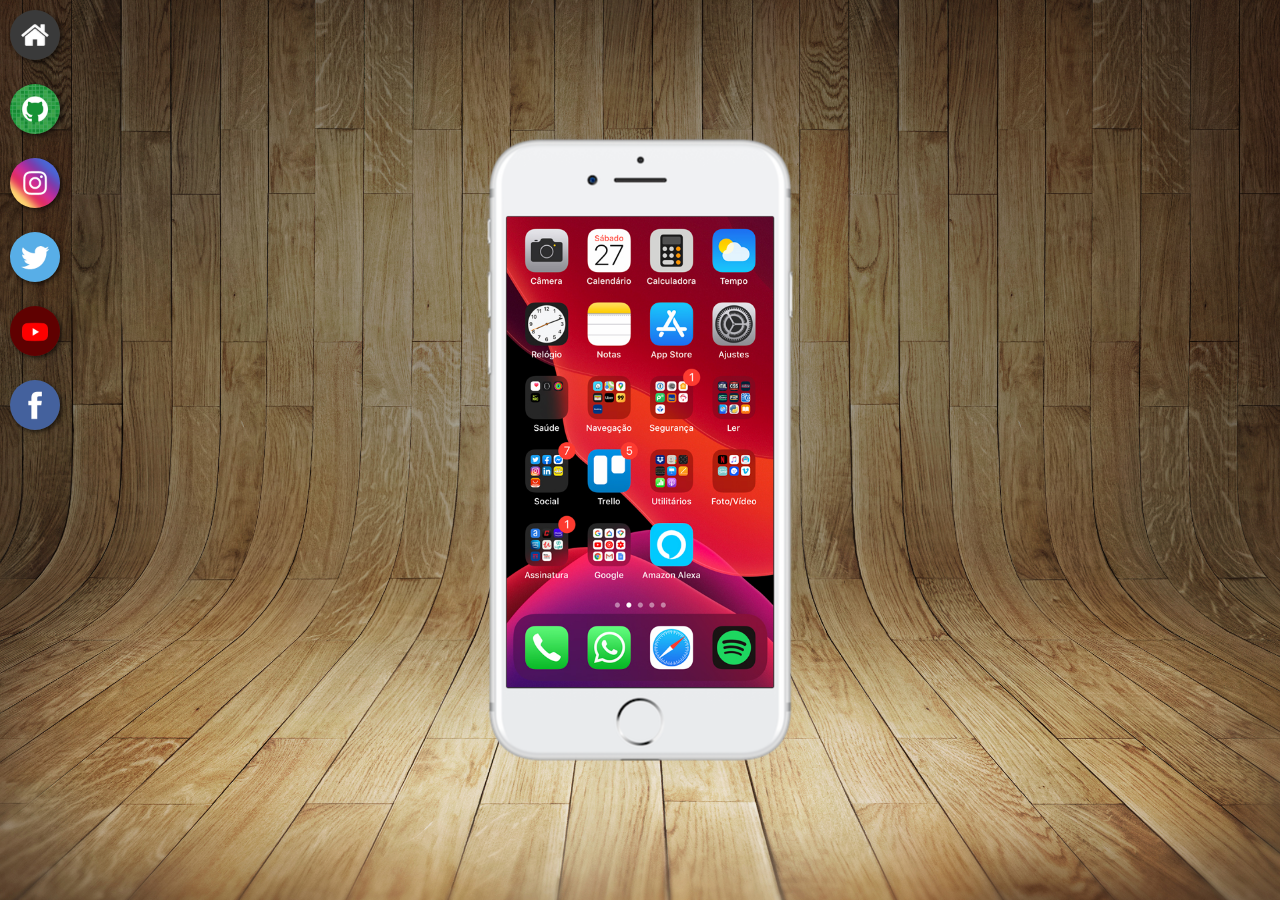
<file: index.html>
<!DOCTYPE html>
<html lang="pt-br">
<head>
    <meta charset="UTF-8">
    <meta name="viewport" content="width=device-width, initial-scale=1.0">
    <title>Projeto Redes Sociais</title>
    <link rel="shortcut icon" href="favicon.ico" type="image/x-icon">
    <link rel="stylesheet" href="style.css">
</head>
<body>
    <main> <!--Organização-->

        <section id="iphone">
            <iframe src="home.html" name="tela" id="tela" frameborder="0"> <!--(Name) aqui funciona pra carregar os links pra tela do celular com o (target)-->
                Seu navegador não é compatível...
            </iframe> <!--Carrega o home e tem um (name) e um (id) especiais-->
        </section>

        <section id="redes">
            <a href="home.html" target="tela"><img src="imagens/logo-home.jpg" alt="Home"></a><br> <!--Imagem dentro do a link-->
            <a href="github.html" target="tela"><img src="imagens/logo-github.jpg" alt="GitHub"></a><br>
            <a href="instagram.html" target="tela"><img src="imagens/logo-instagram.jpg" alt="Instagram"></a><br>
            <a href="twitter.html" target="tela"><img src="imagens/logo-twitter.jpg" alt="Twitter"></a><br>
            <a href="youtube.html" target="tela"><img src="imagens/logo-youtube.jpg" alt="Youtube"></a><br>
            <a href="facebook.html" target="tela"><img src="imagens/logo-facebook.jpg" alt="Facebook"></a>
        </section>
    </main> 
</body>
</html>
</file>
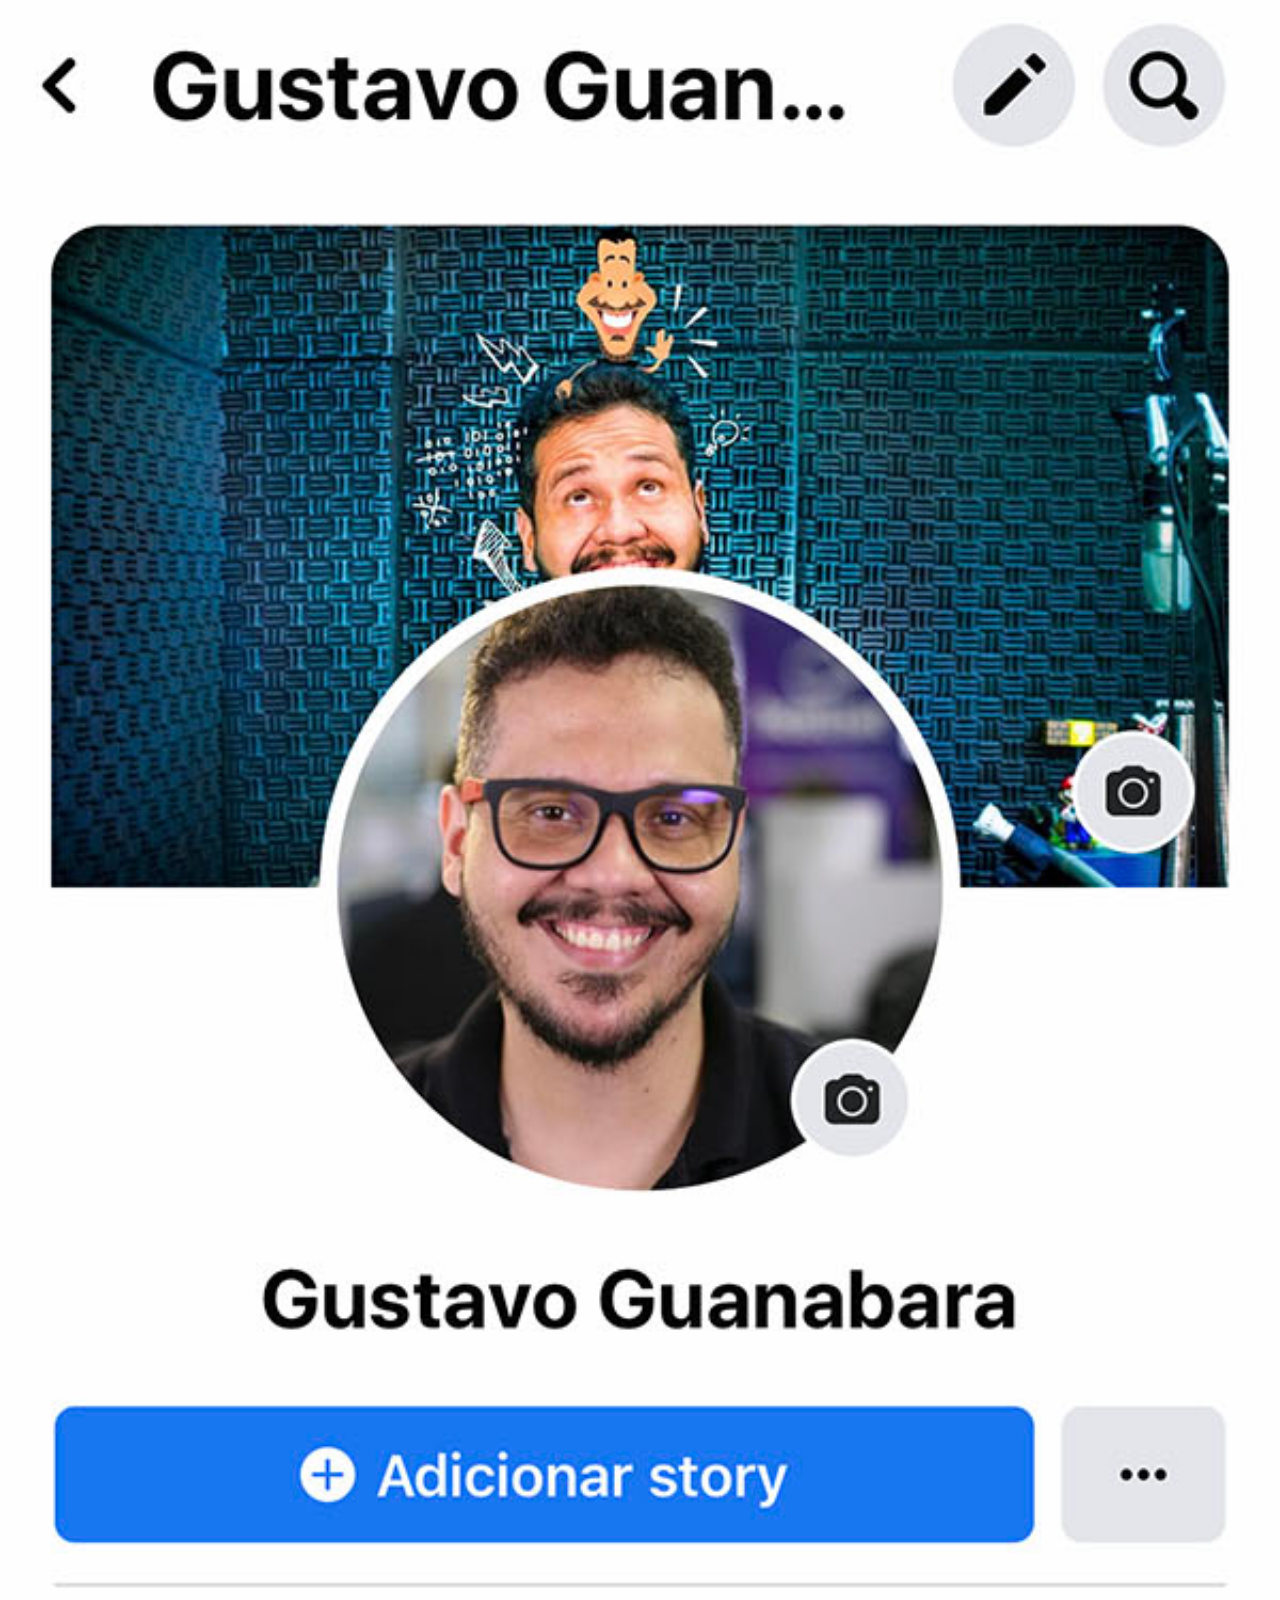
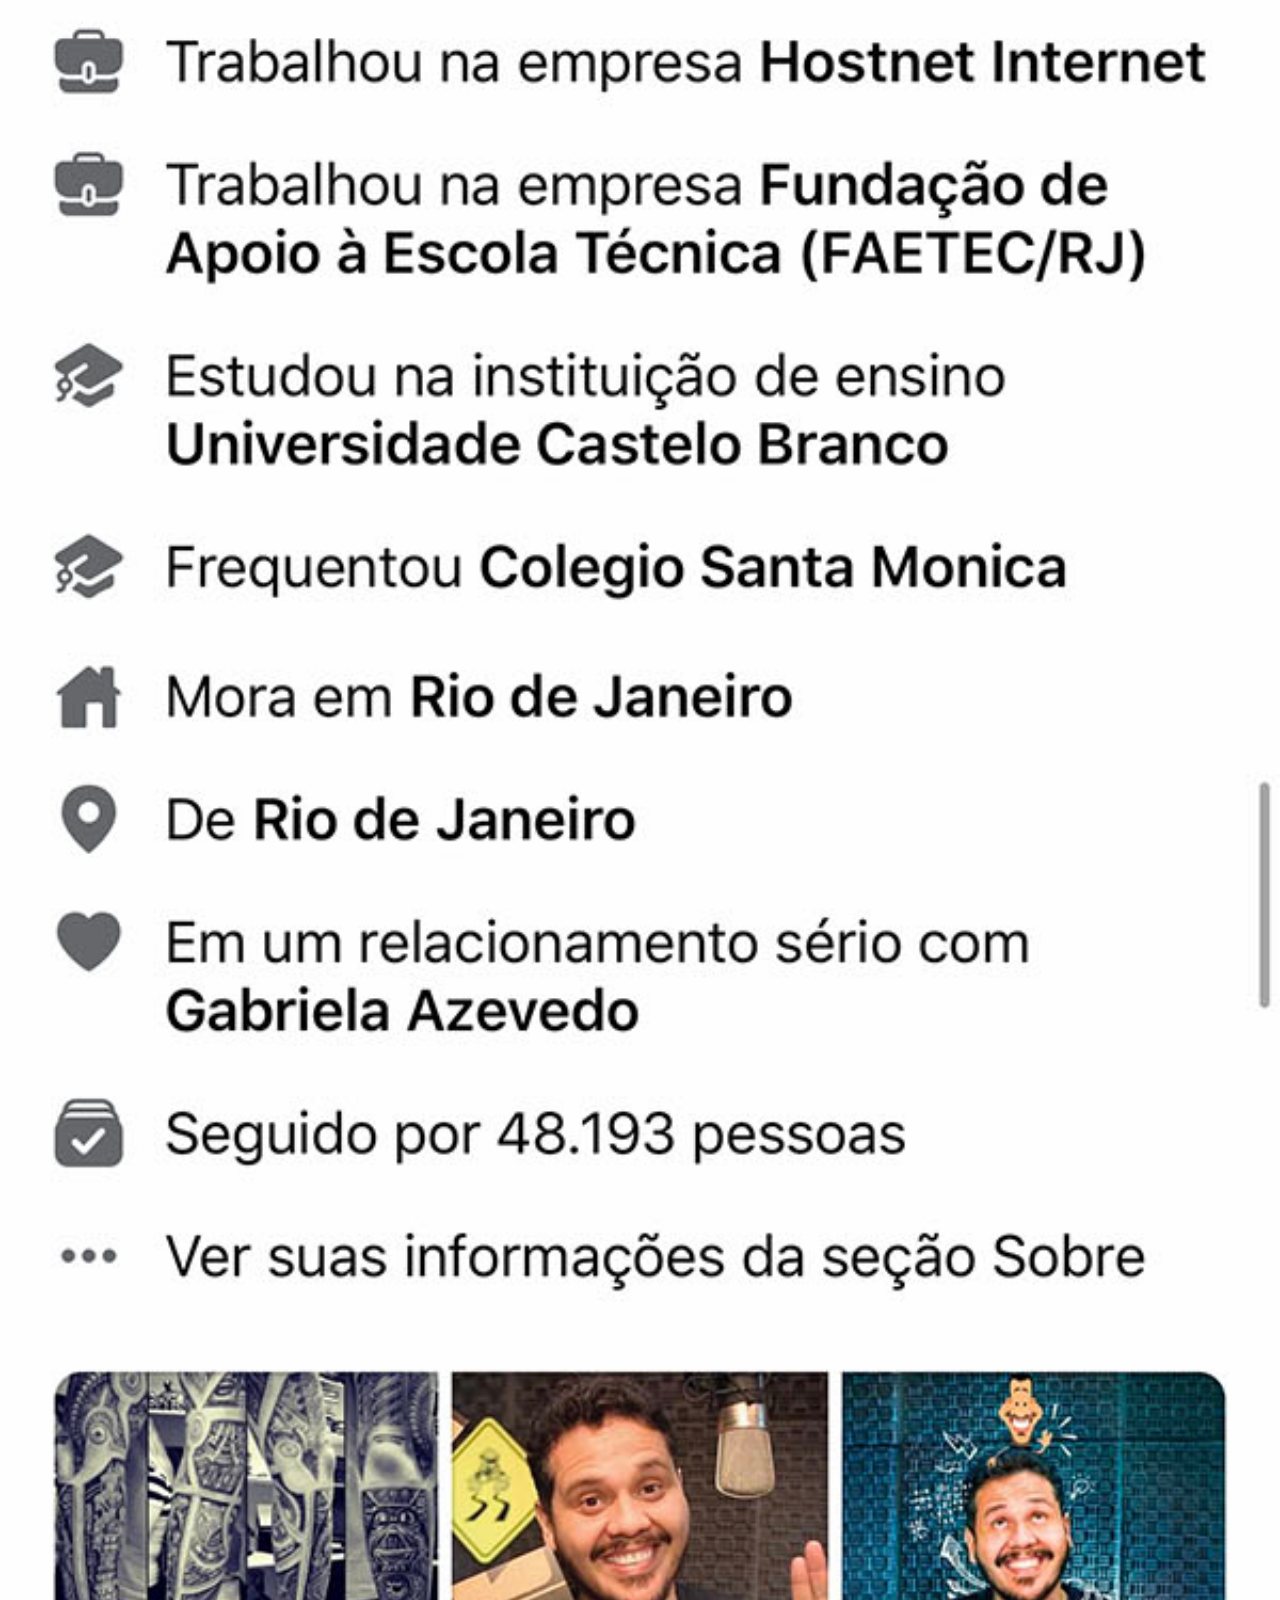
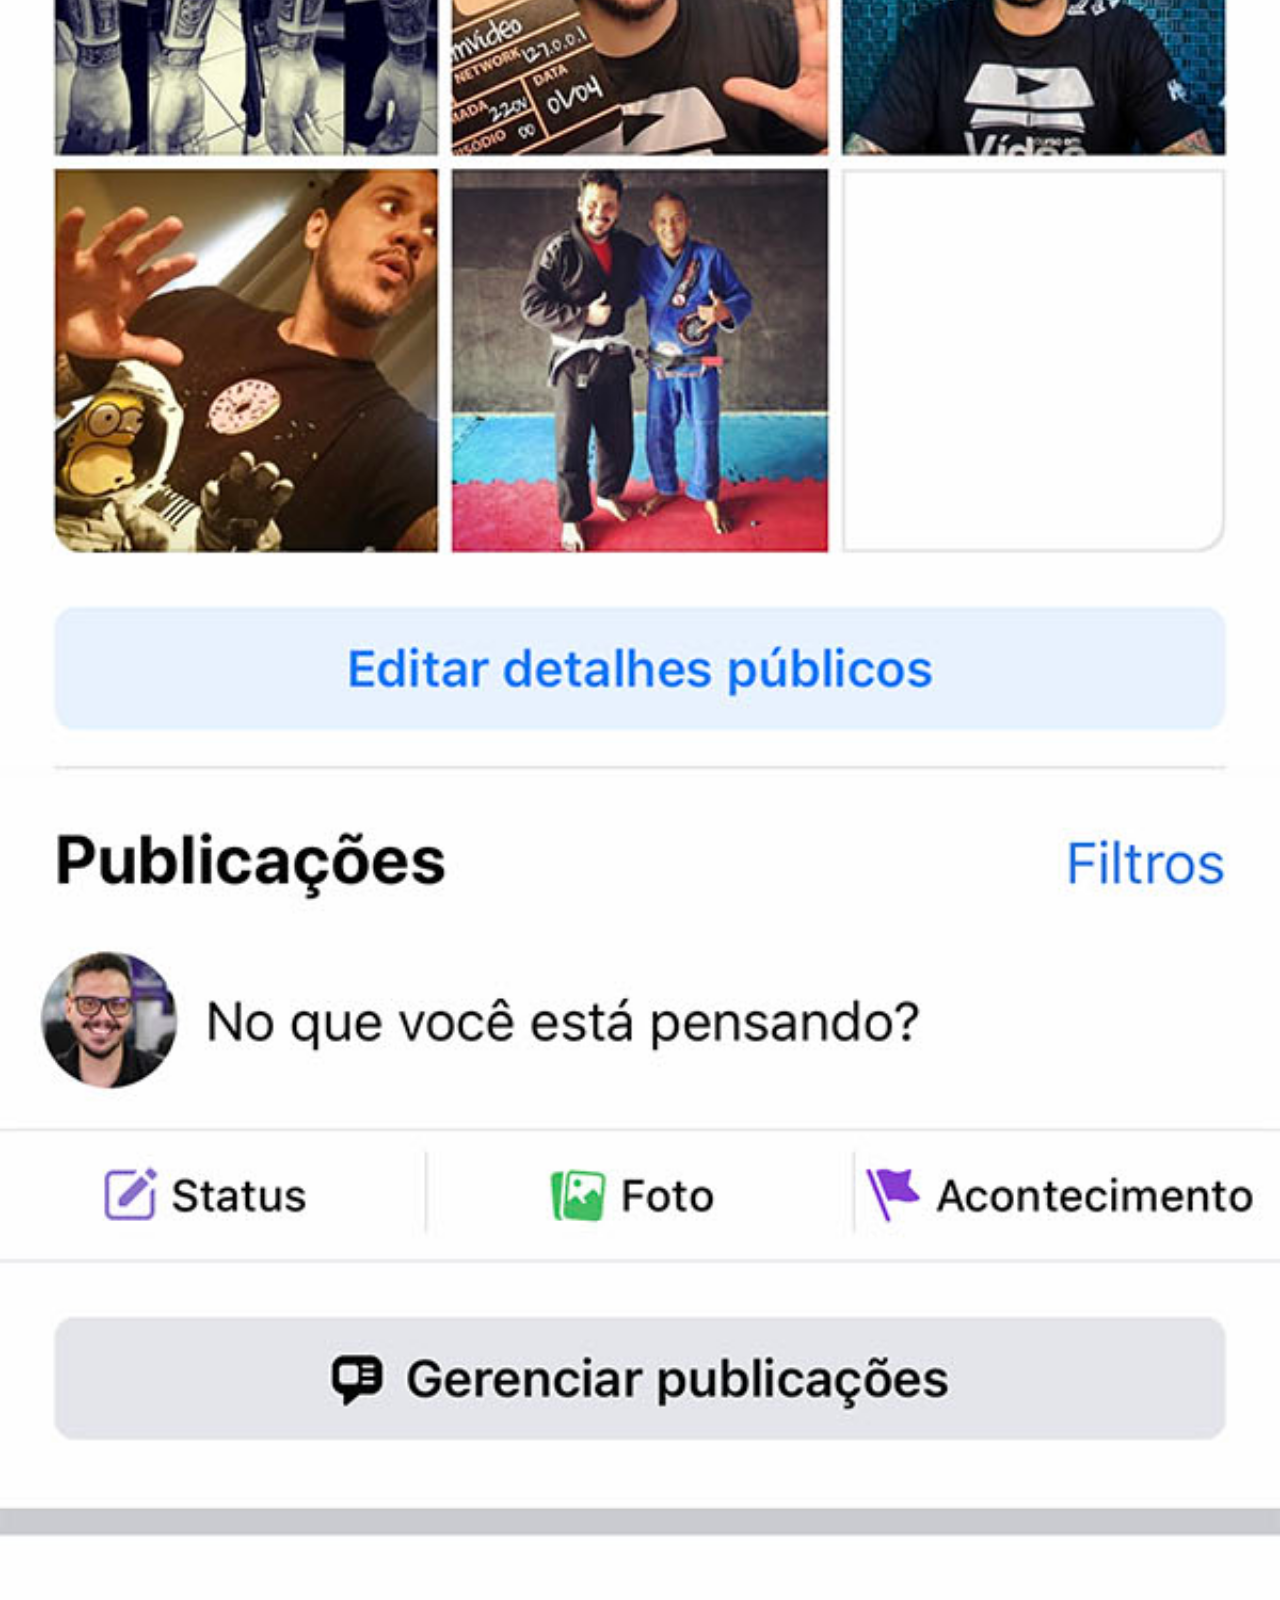
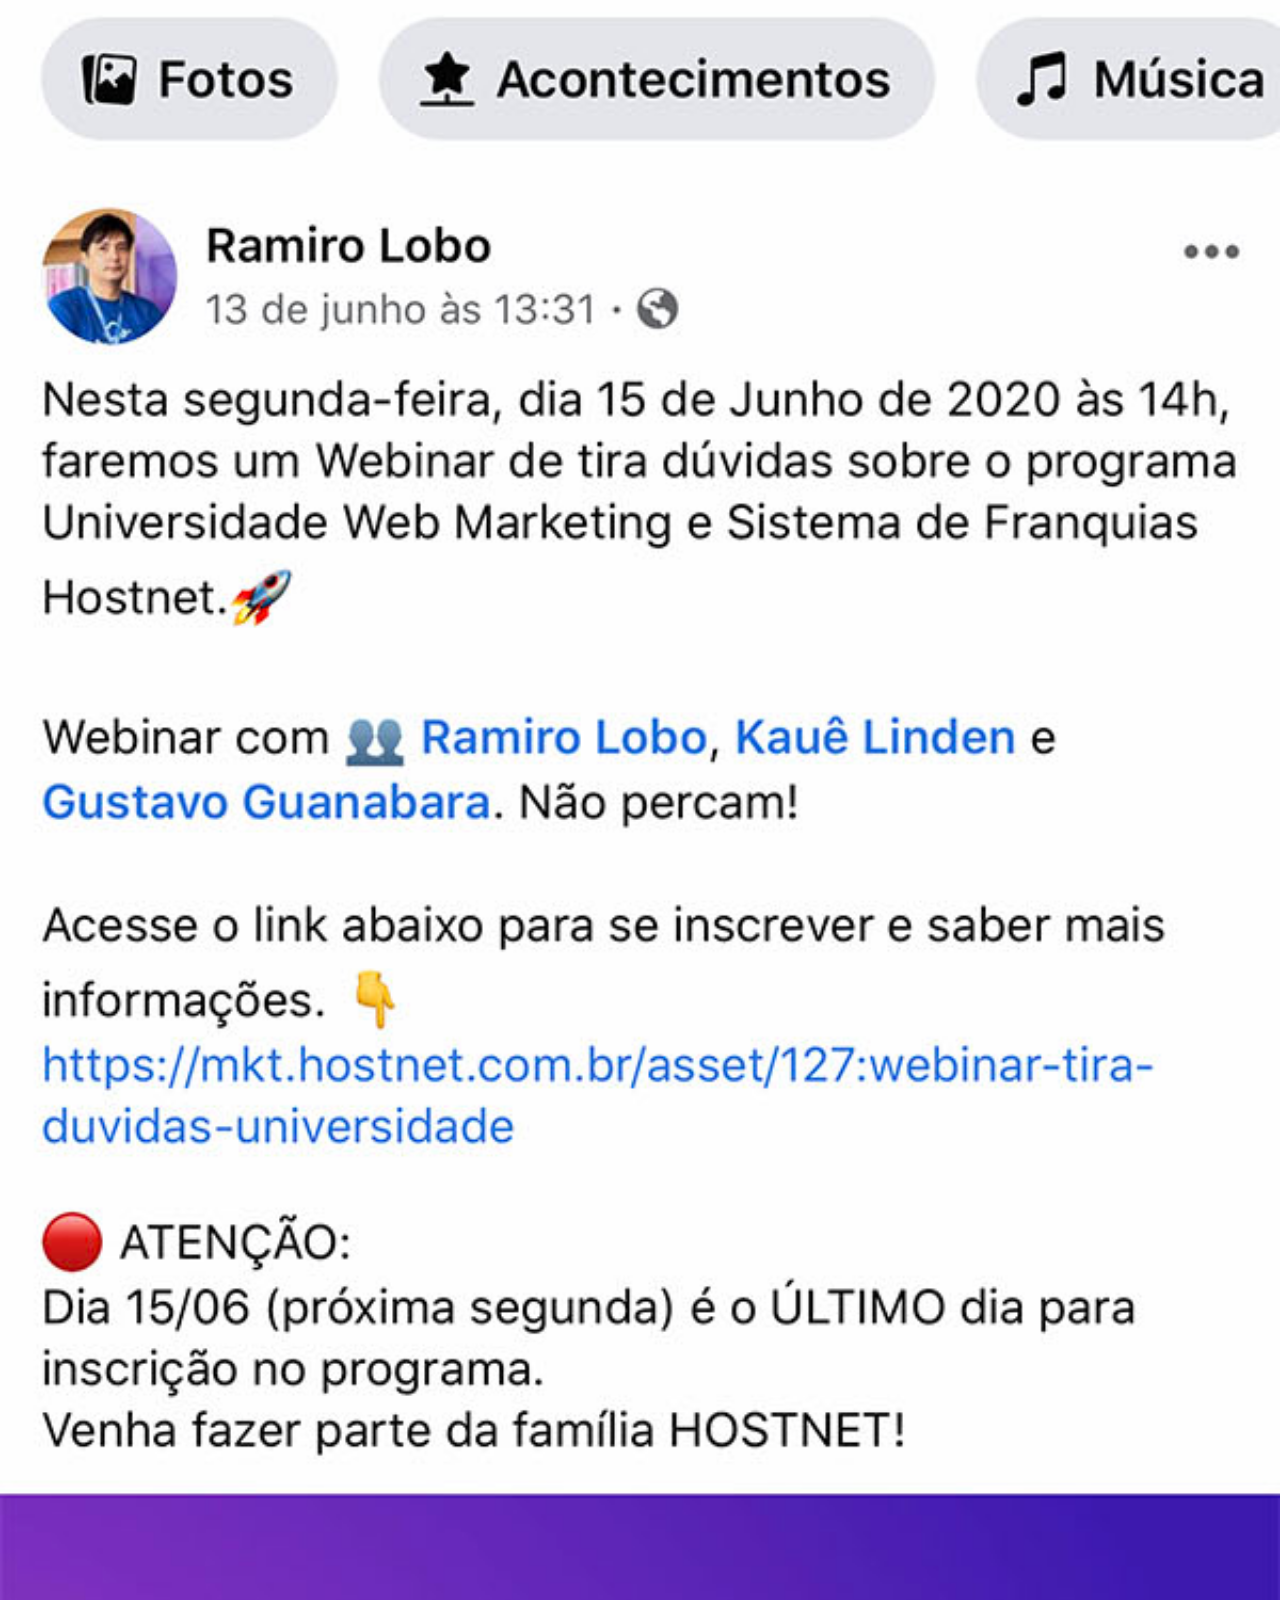
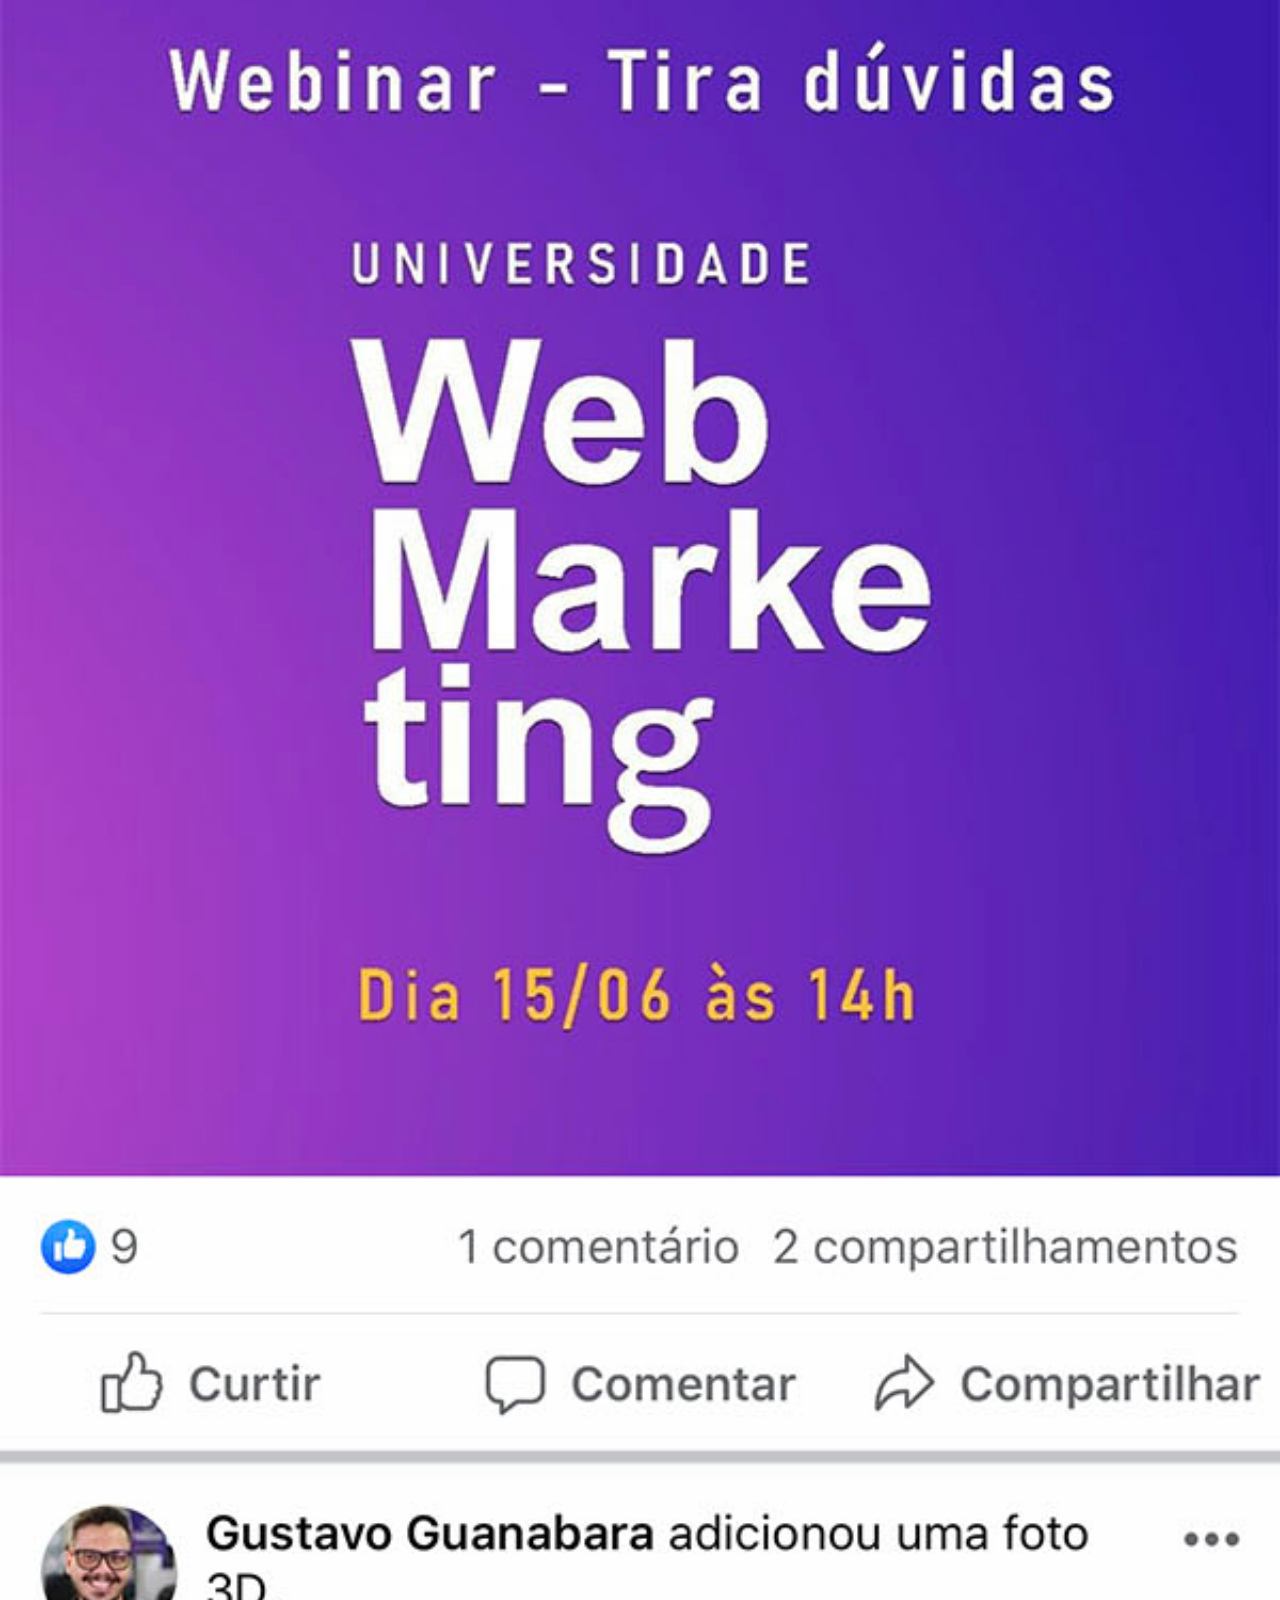
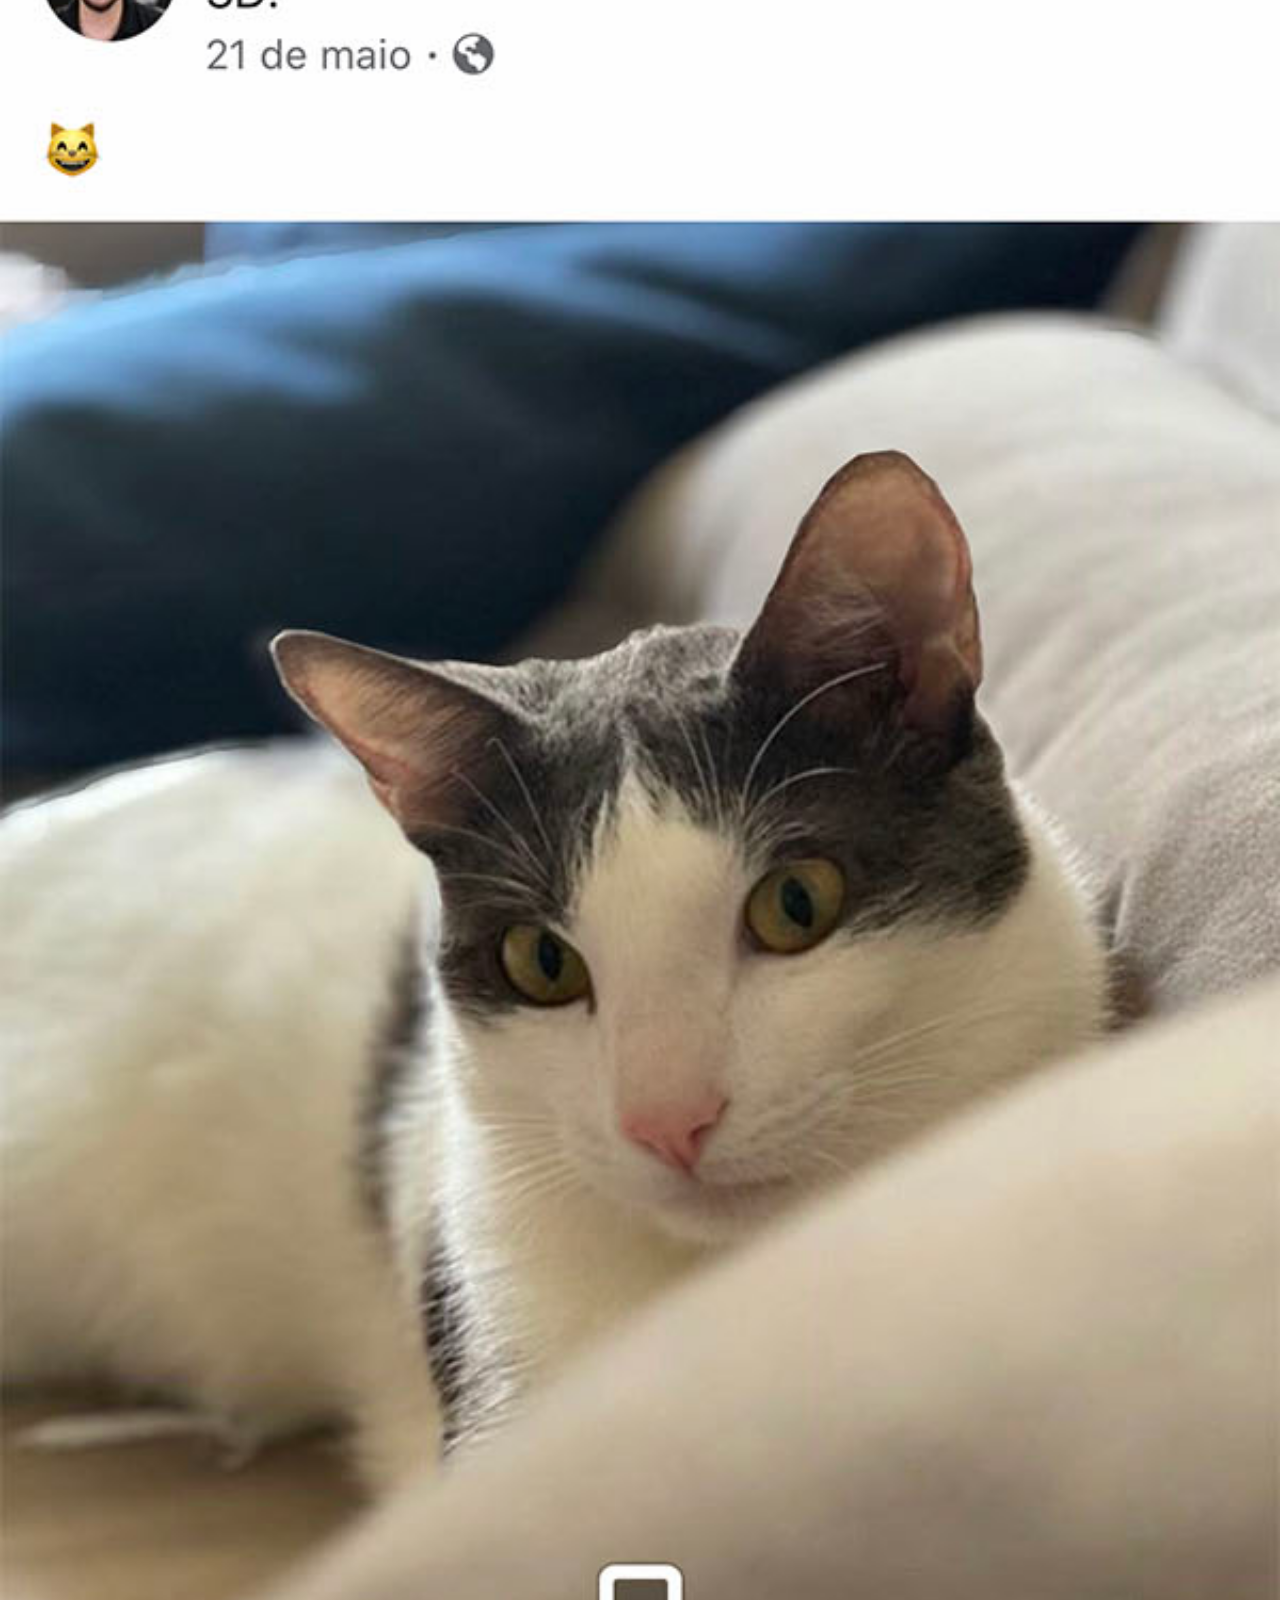
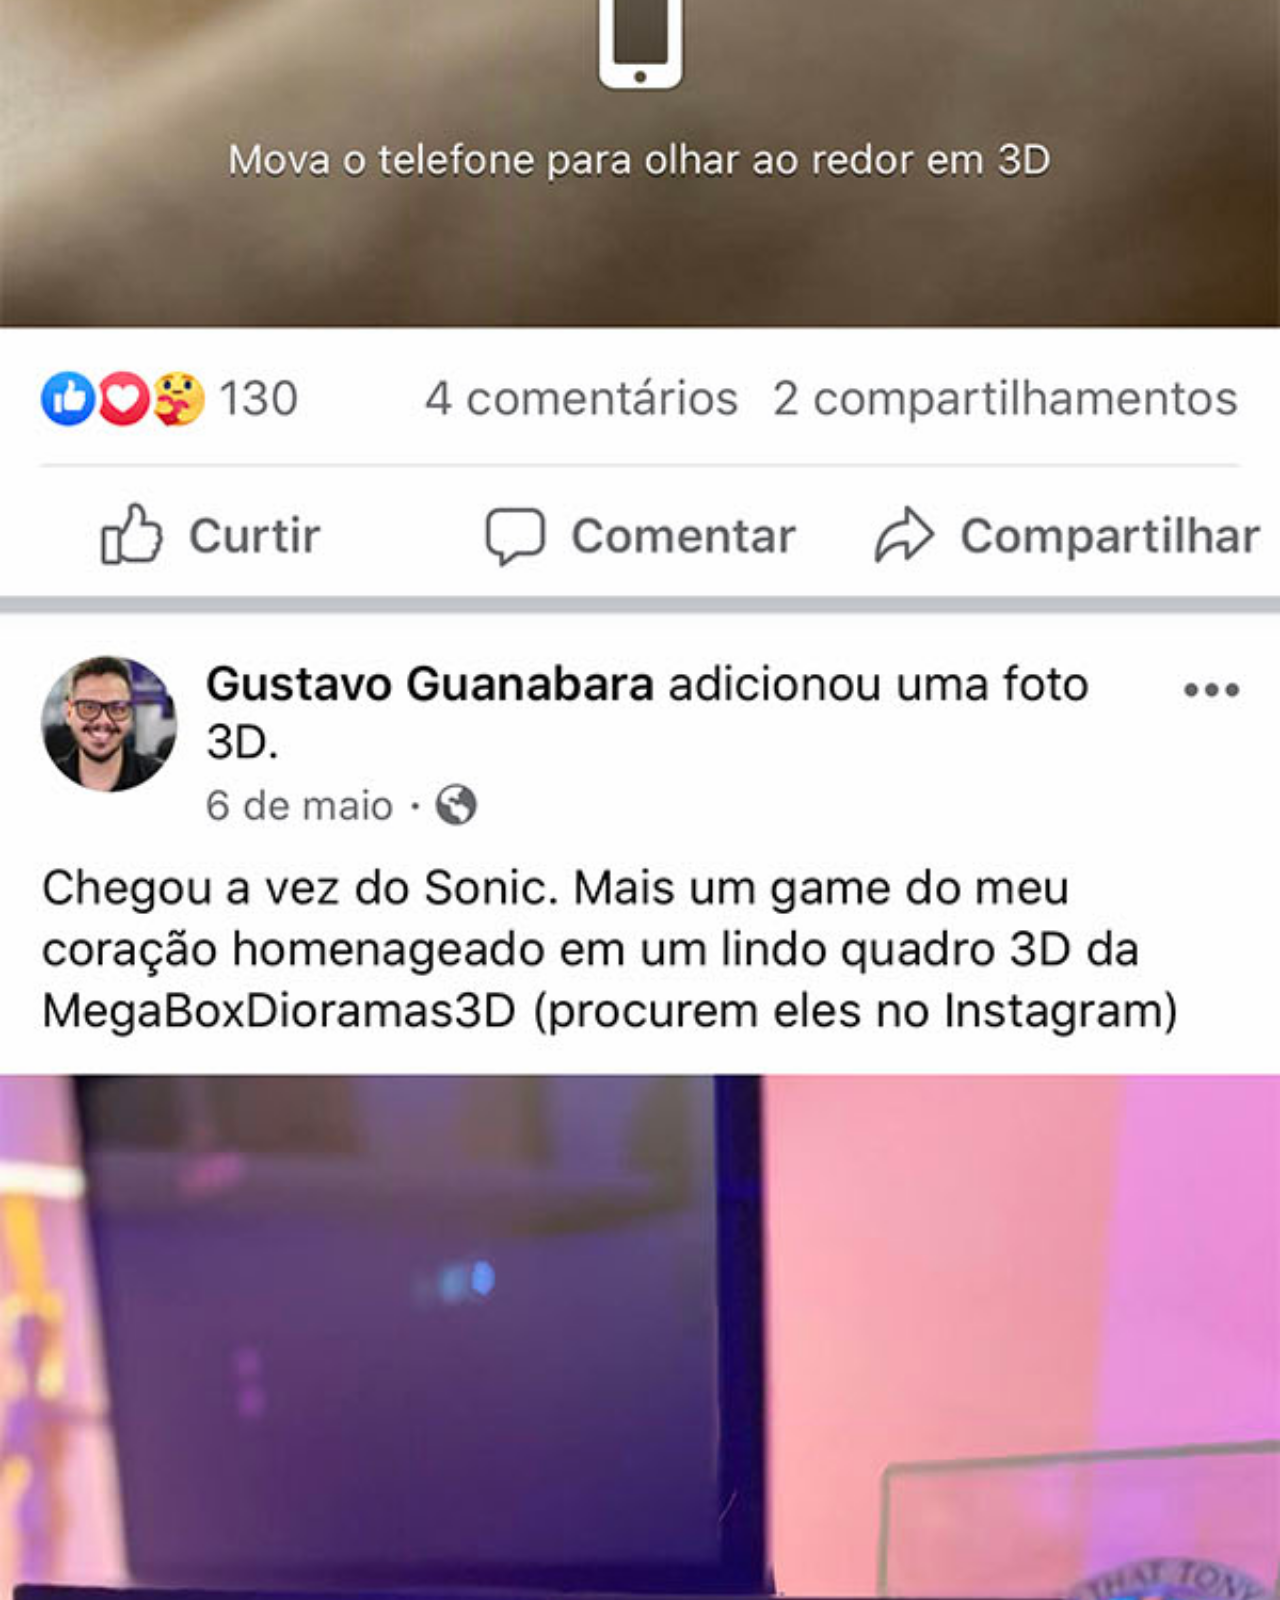
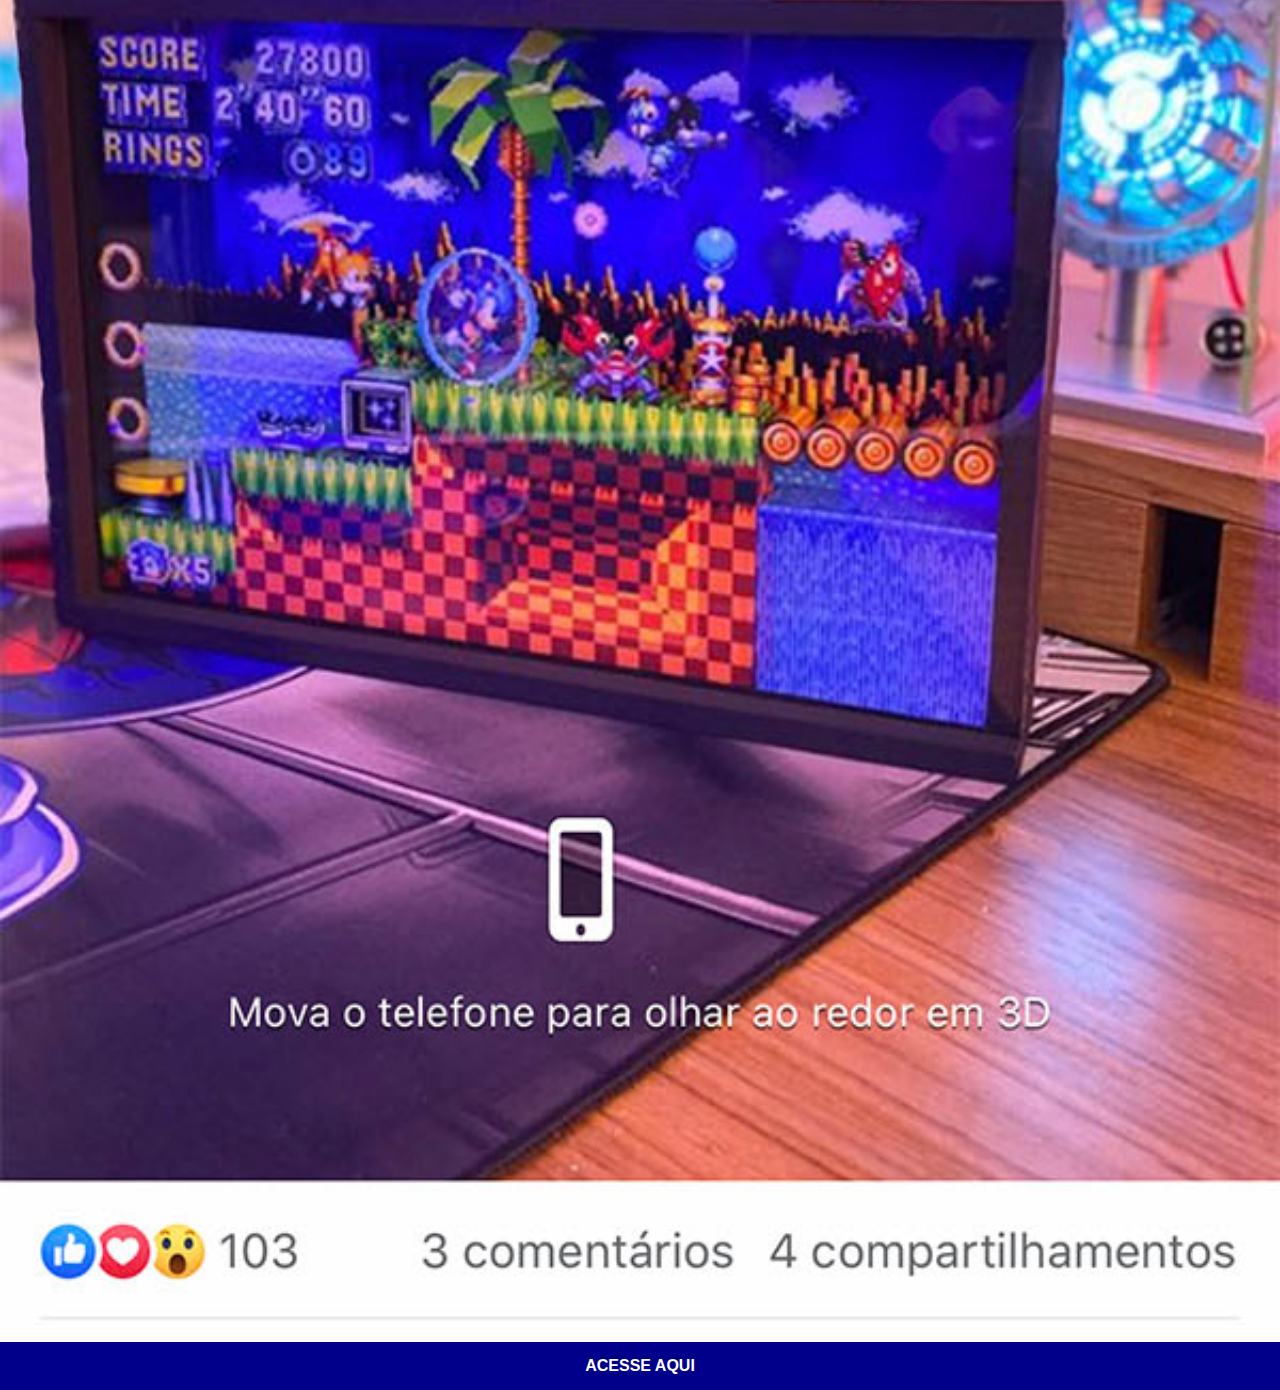
<file: facebook.html>
<!DOCTYPE html>
<html lang="pt-br">
<head>
    <meta charset="UTF-8">
    <meta name="viewport" content="width=device-width, initial-scale=1.0">
    <title>Facebook</title>
    <link rel="stylesheet" href="style2.css">
</head>
<body>
    <img src="imagens/tela-facebook.jpg" alt="Facebook">
    <a href="https://www.facebook.com/groups/1520234831617060/" target="_blank">ACESSE AQUI</a>
</body>
</html>
</file>
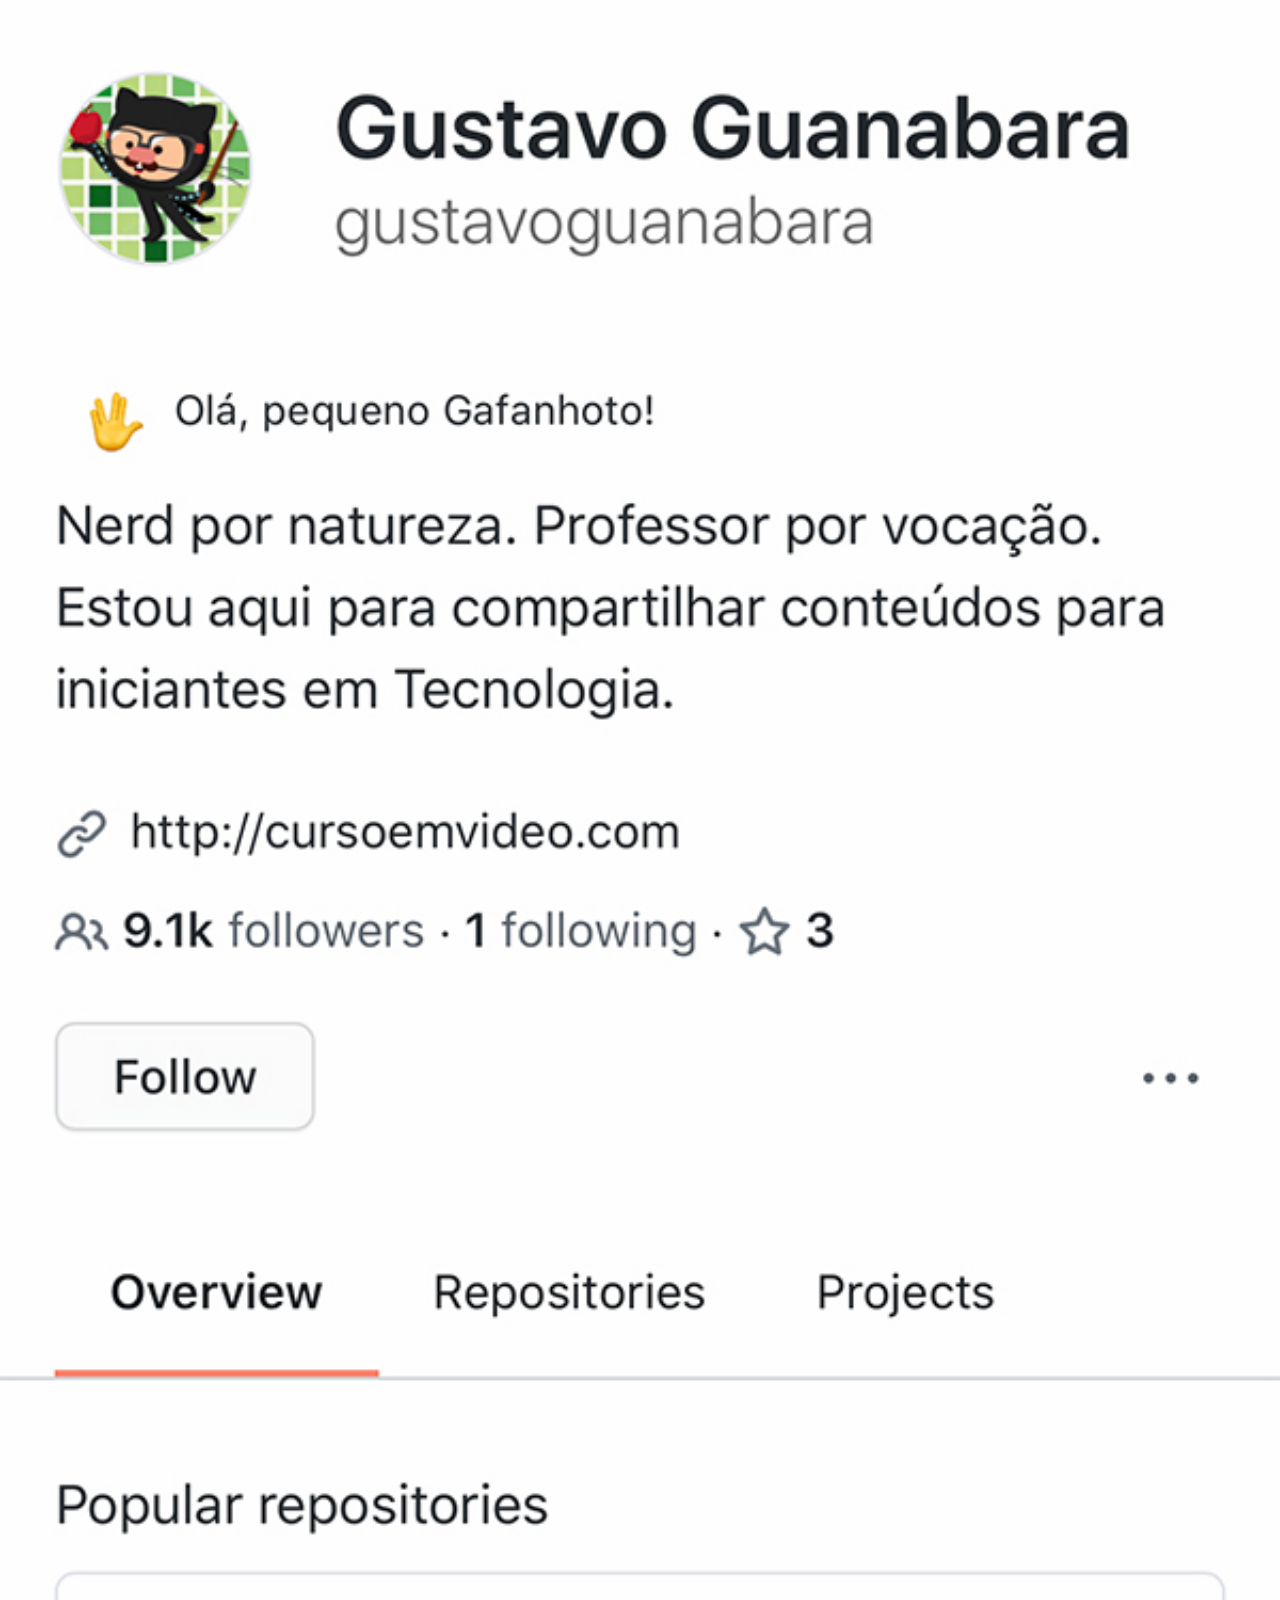
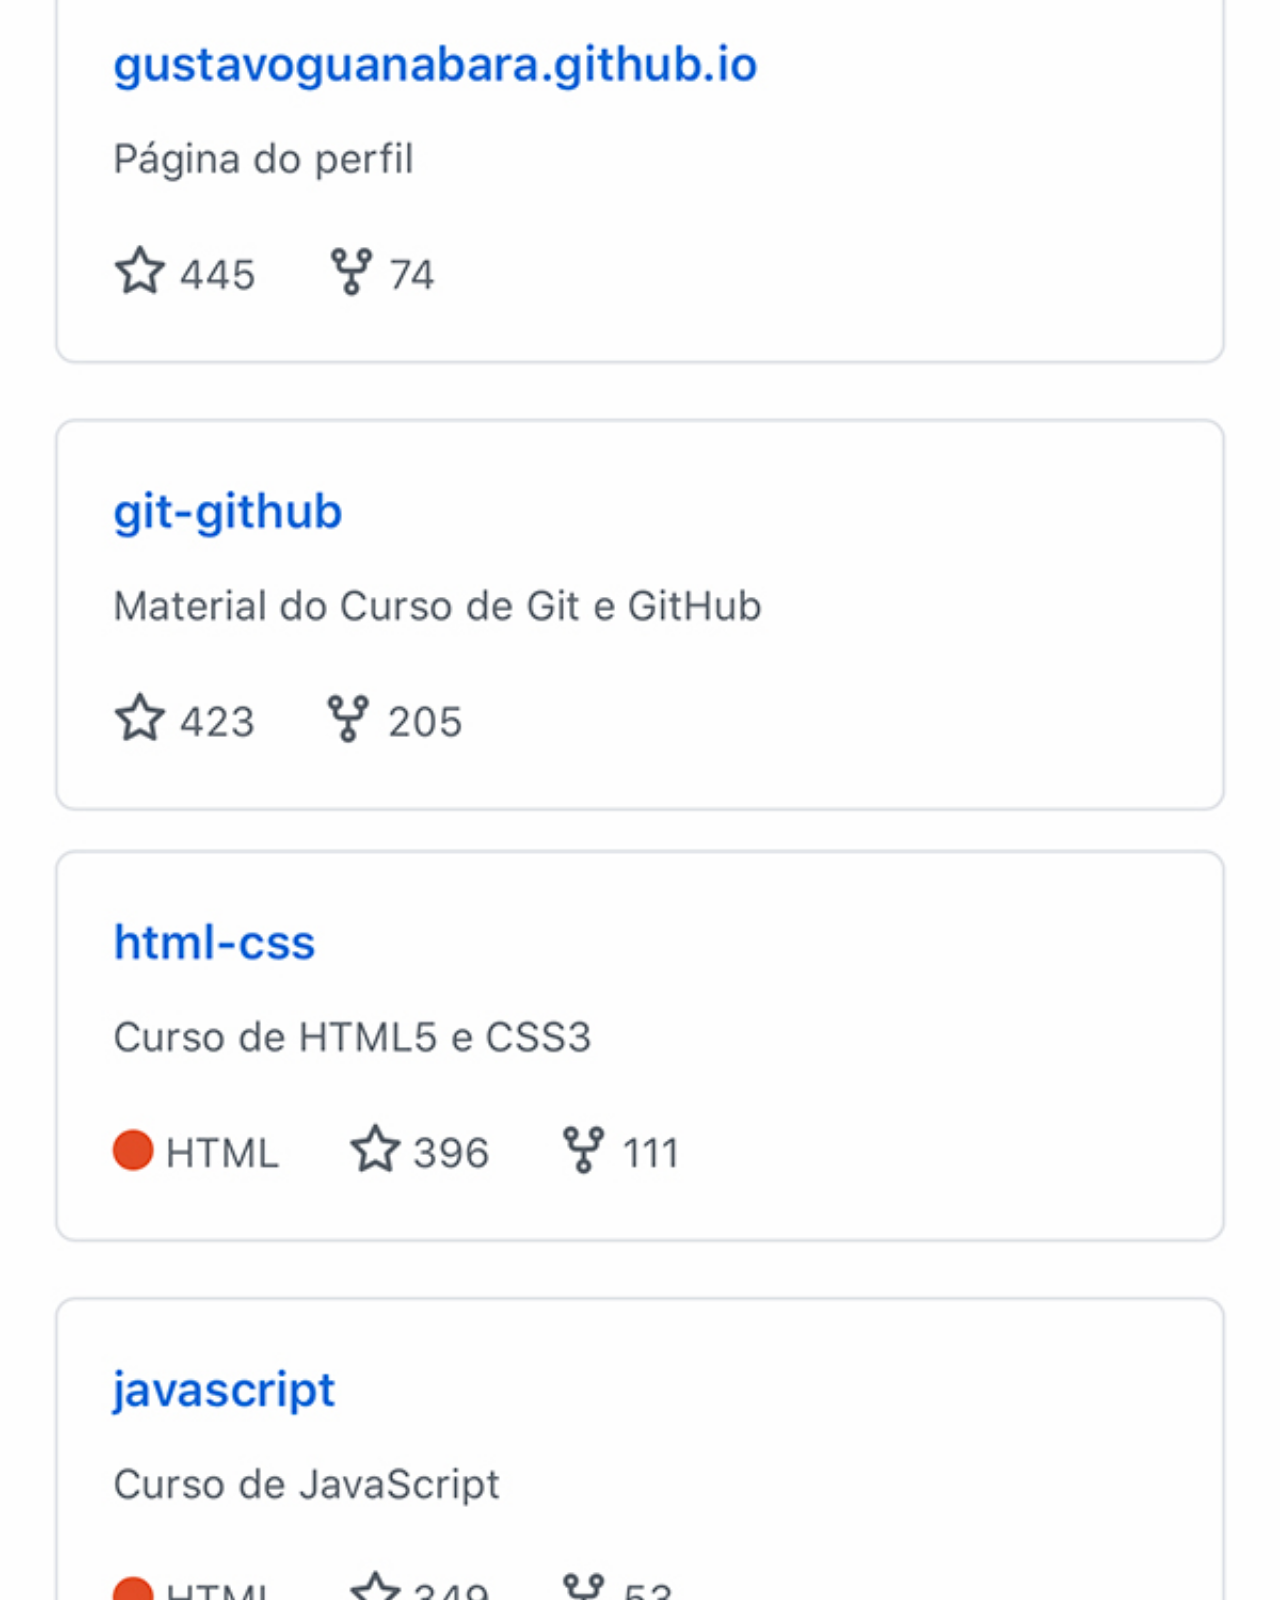
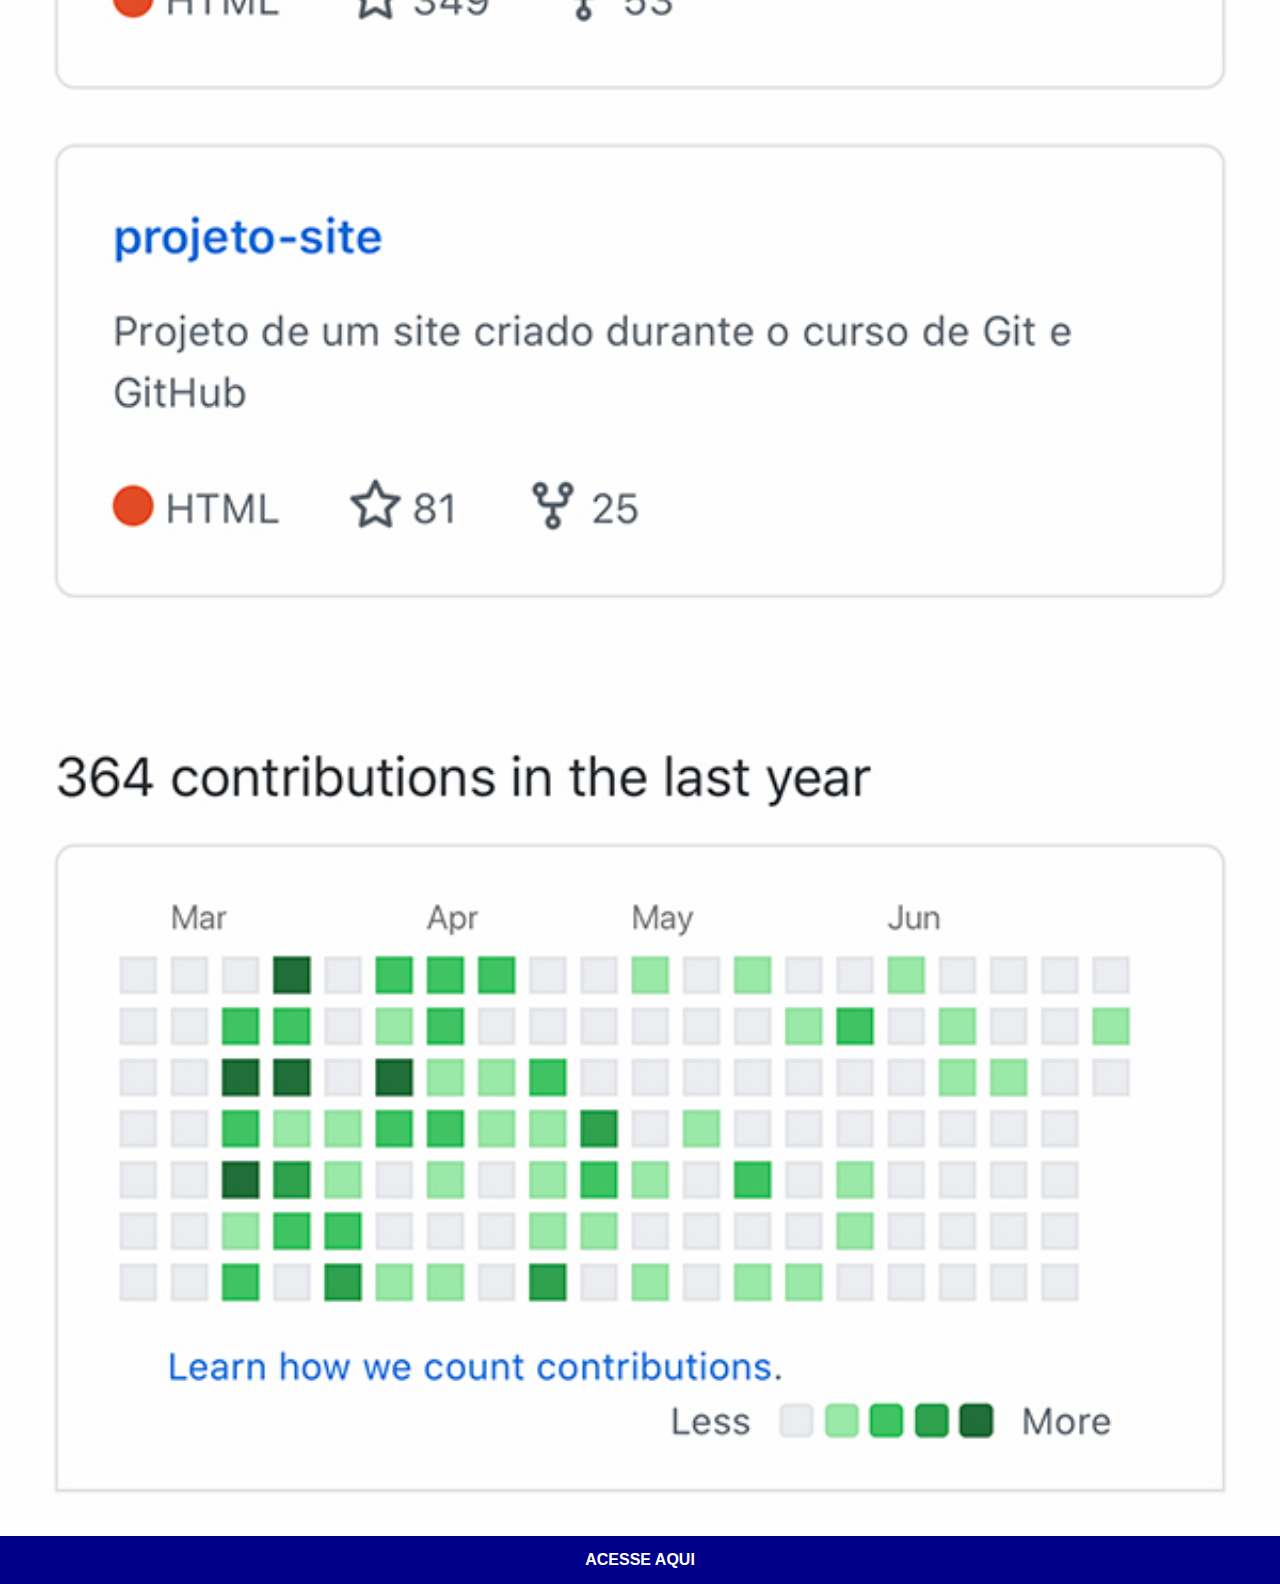
<file: github.html>
<!DOCTYPE html>
<html lang="pt-br">
<head>
    <meta charset="UTF-8">
    <meta name="viewport" content="width=device-width, initial-scale=1.0">
    <title>GitHub</title>
    <link rel="stylesheet" href="style2.css">
</head>
<body>
    <img src="imagens/tela-github.jpg" alt="GitHub">
    <a href="https://github.com/gustavoguanabara" target="_blank">ACESSE AQUI</a>
</body> 
</html>
</file>
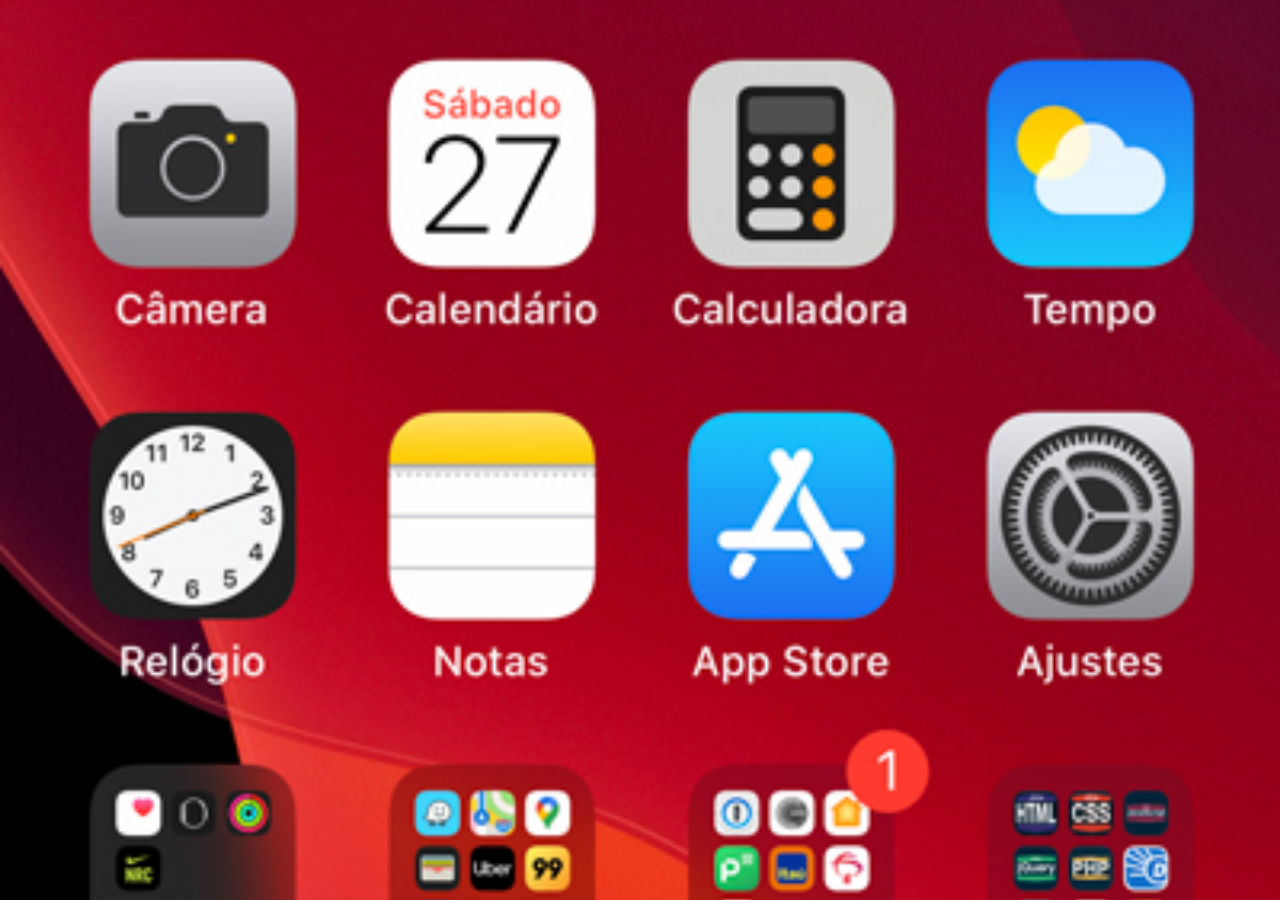
<file: home.html>
<!DOCTYPE html>
<html lang="pt-br">
<head>
    <meta charset="UTF-8">
    <meta name="viewport" content="width=device-width, initial-scale=1.0">
    <title>Home</title>
</head>

<style>
 * {
    margin: 0px;
    padding: 0px;
 }

 body {
    width: 100vw;
    height: 100vh;
    background-color: black;
    background-image: url(imagens/tela-home.jpg);
    background-repeat: no-repeat;
    background-position: top center;
    background-size: cover; /* Ocupa toda a tela */
 }

</style>

<body>
    
</body>
</html>
</file>
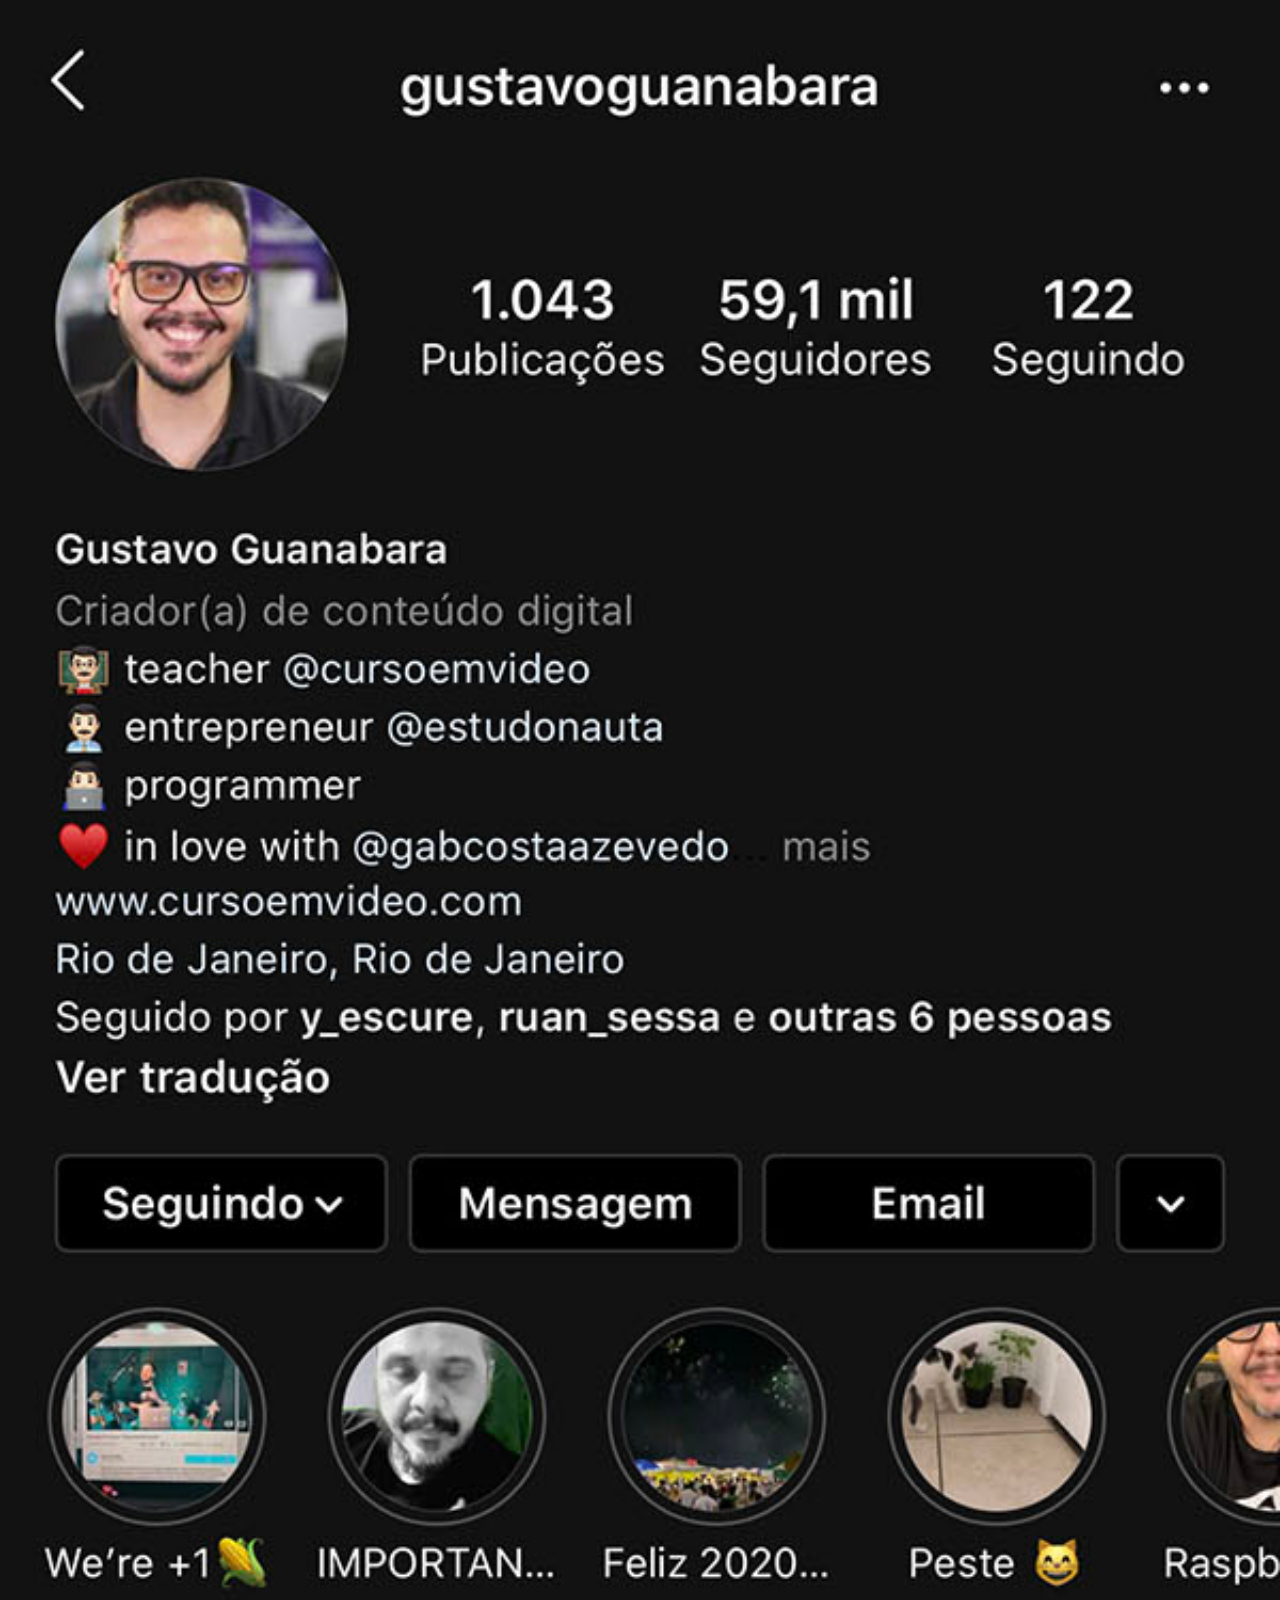
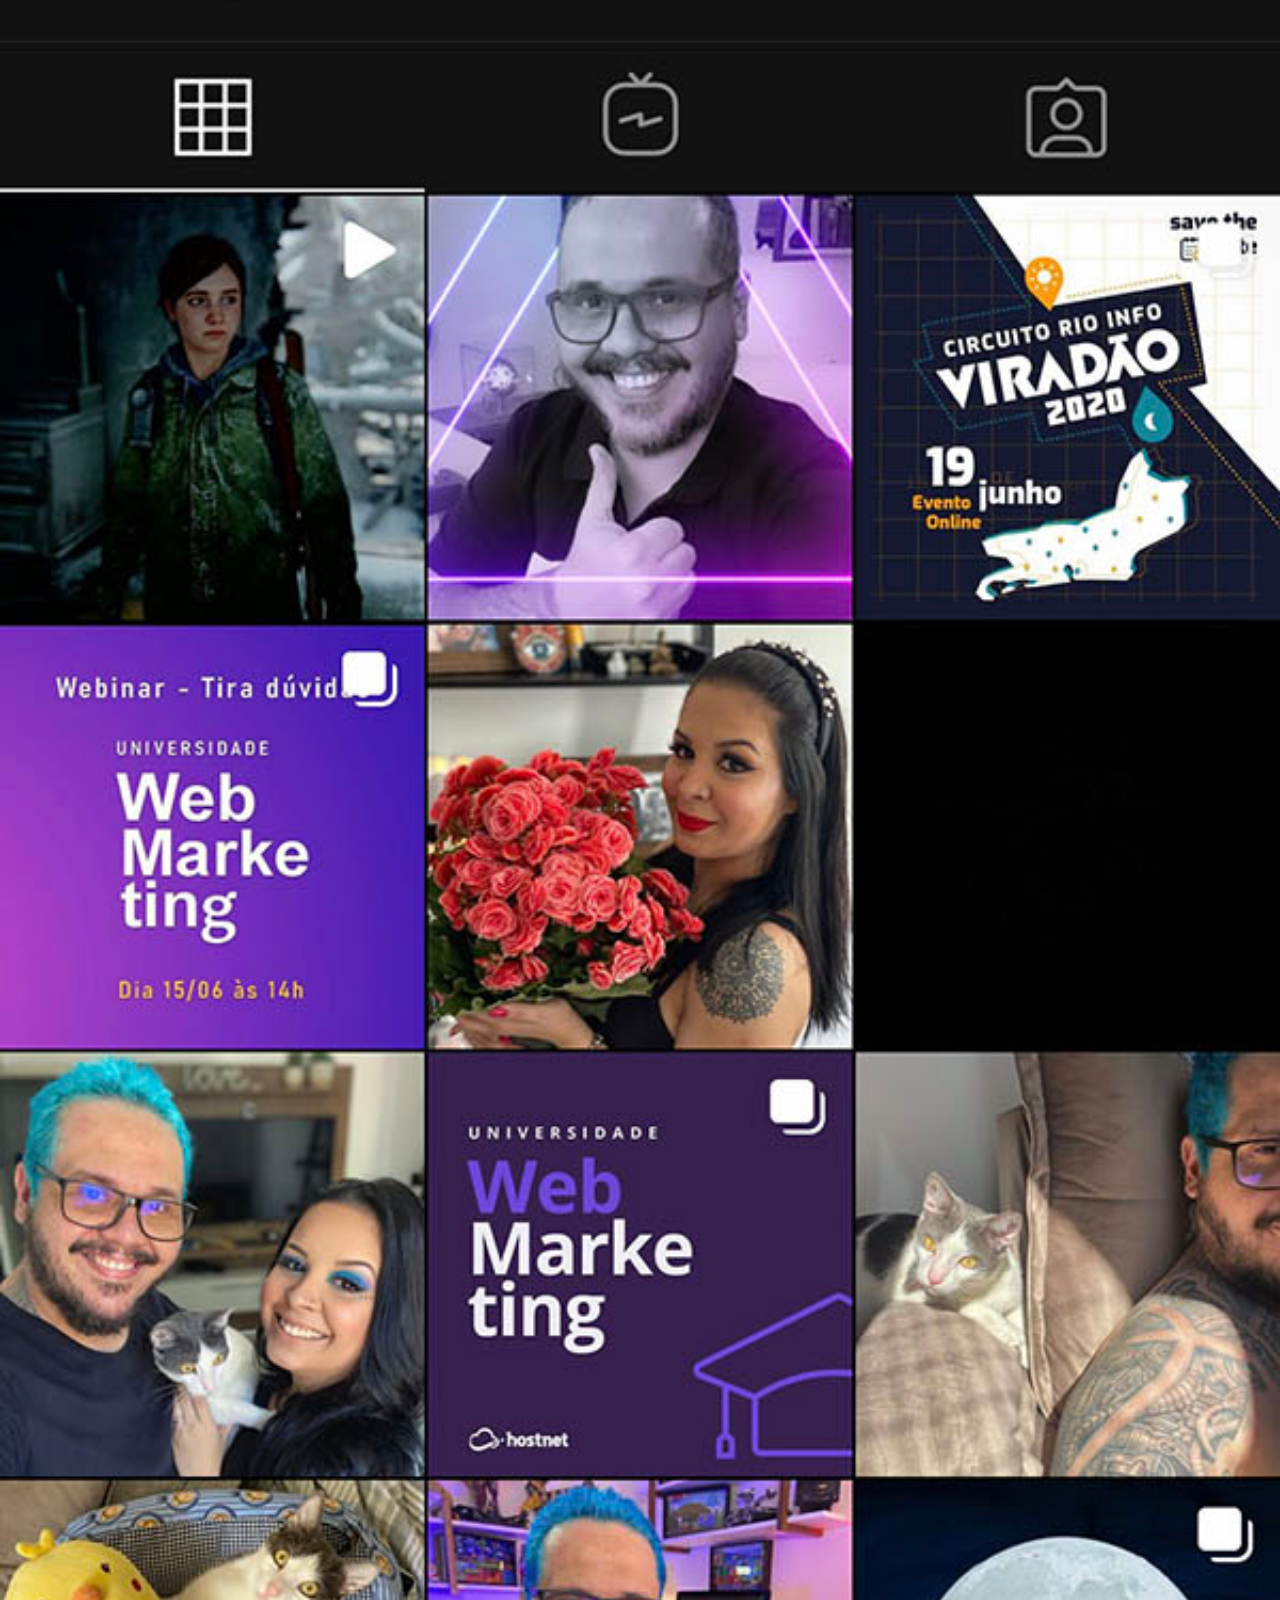
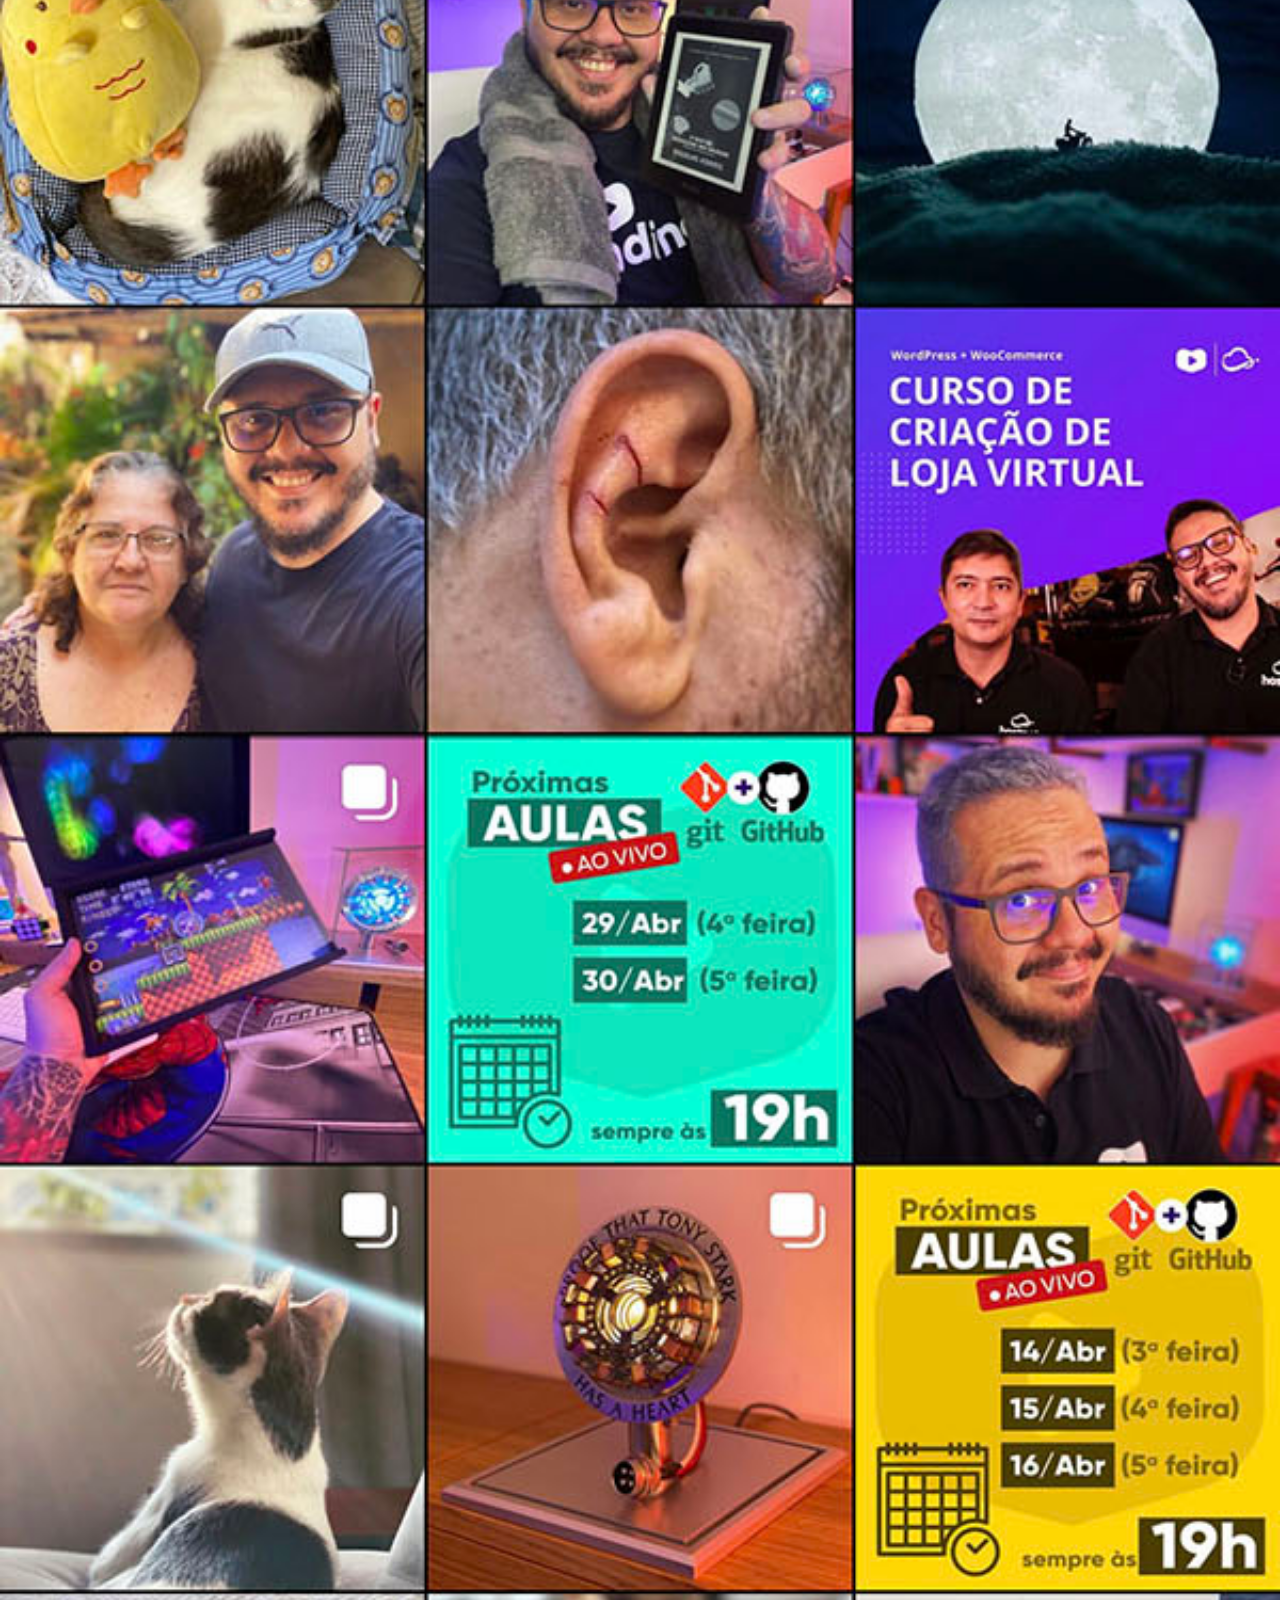
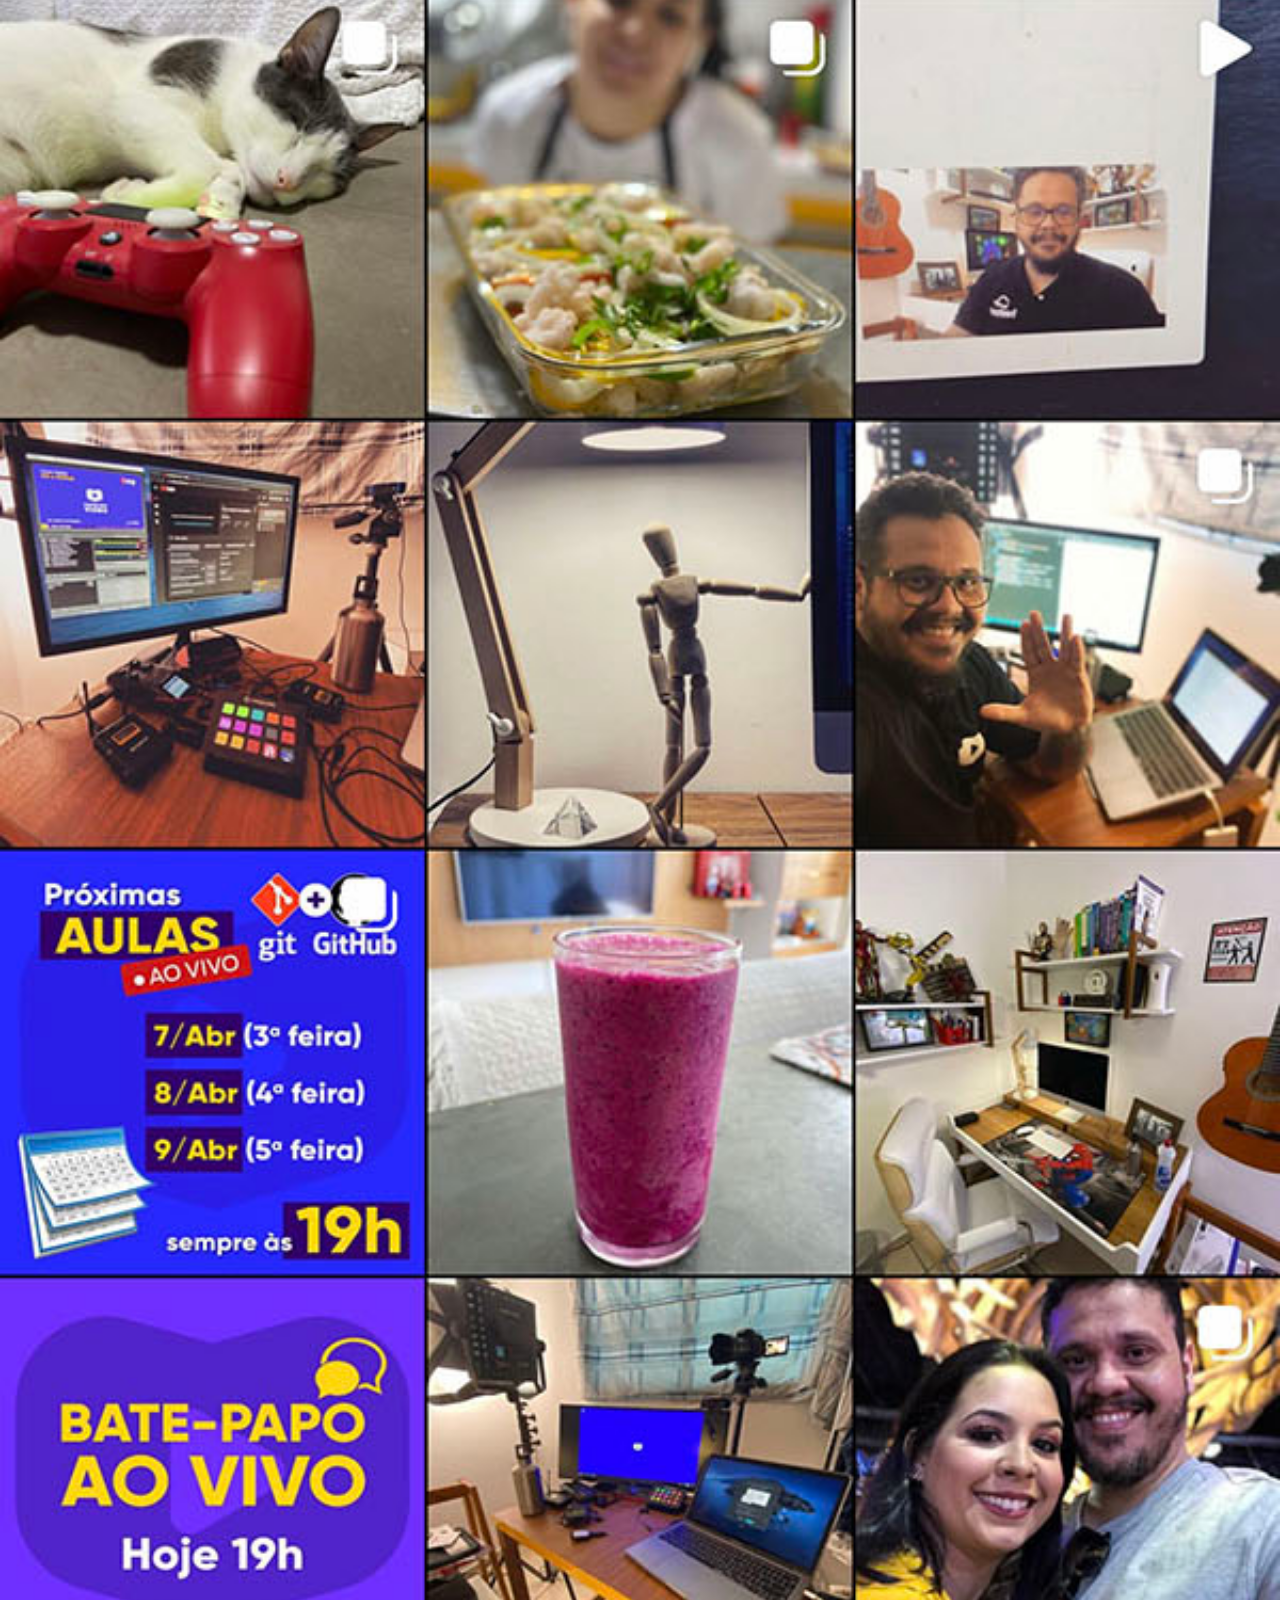
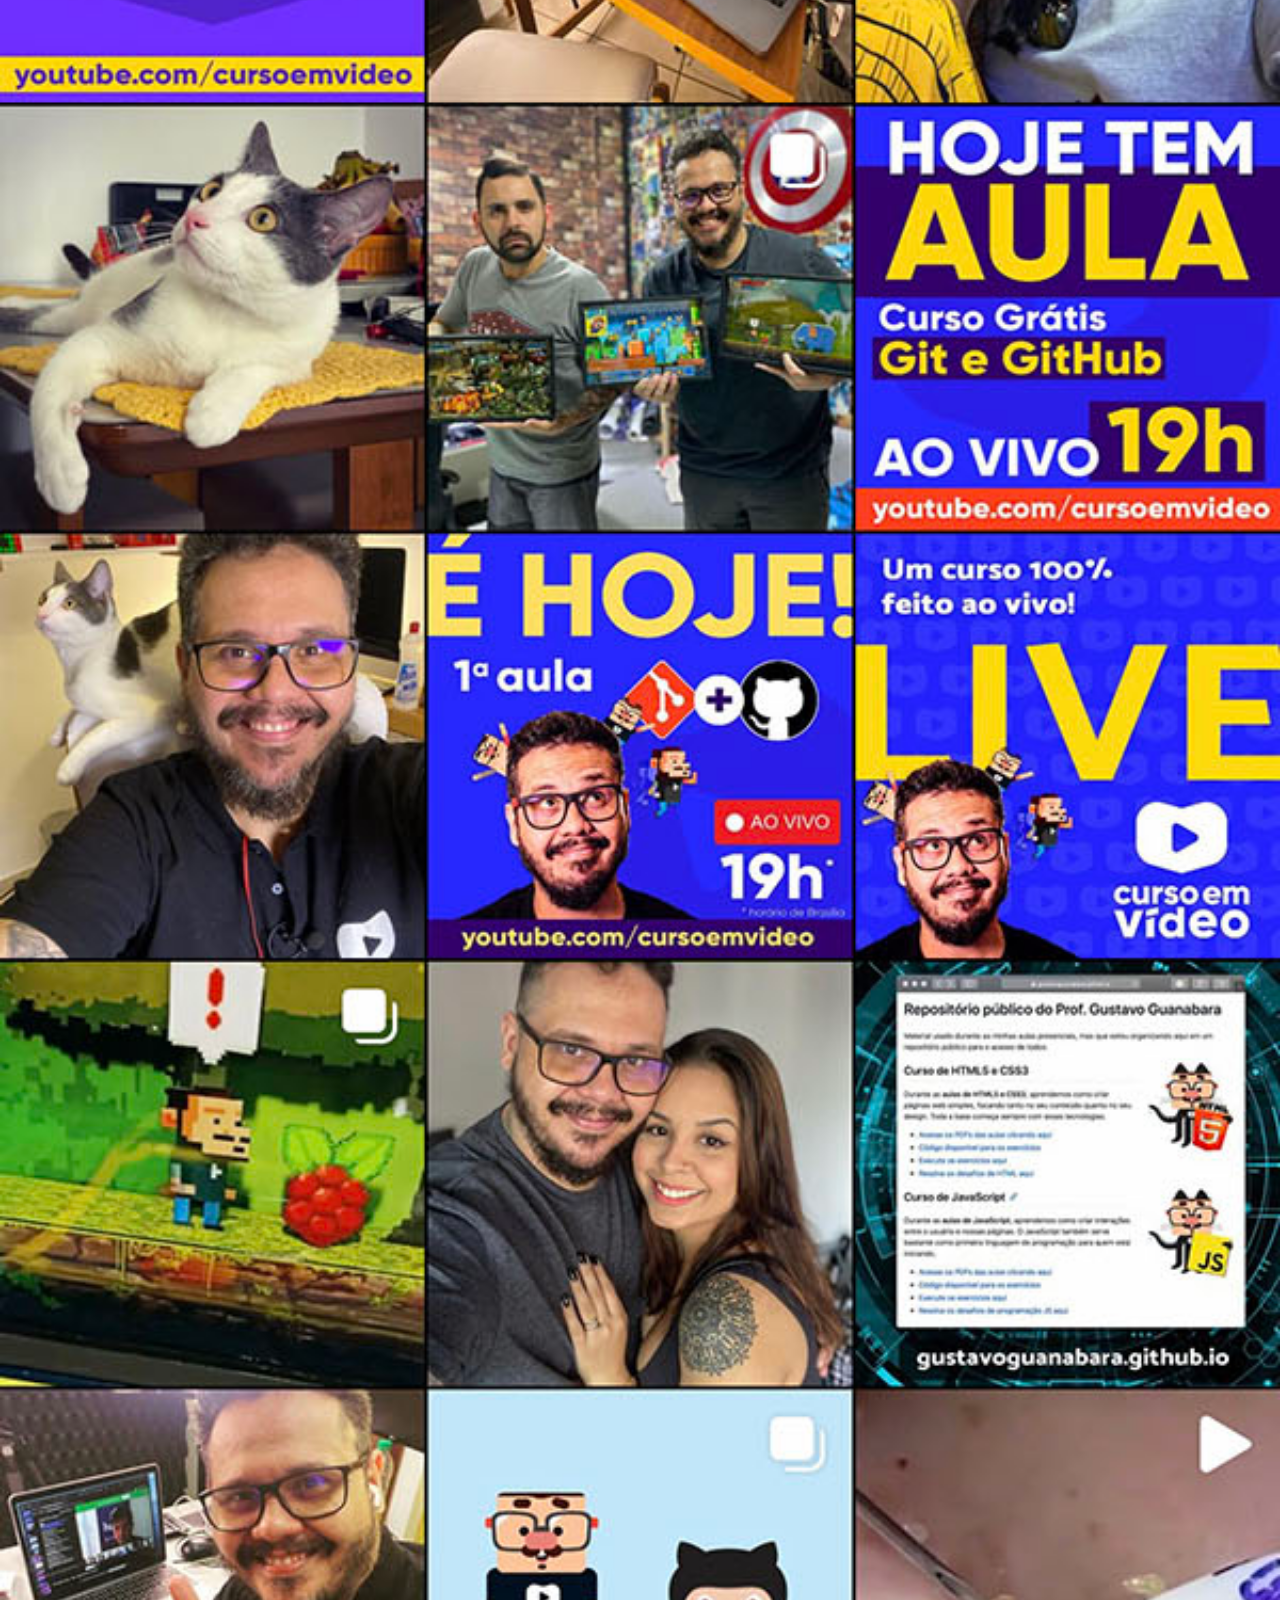
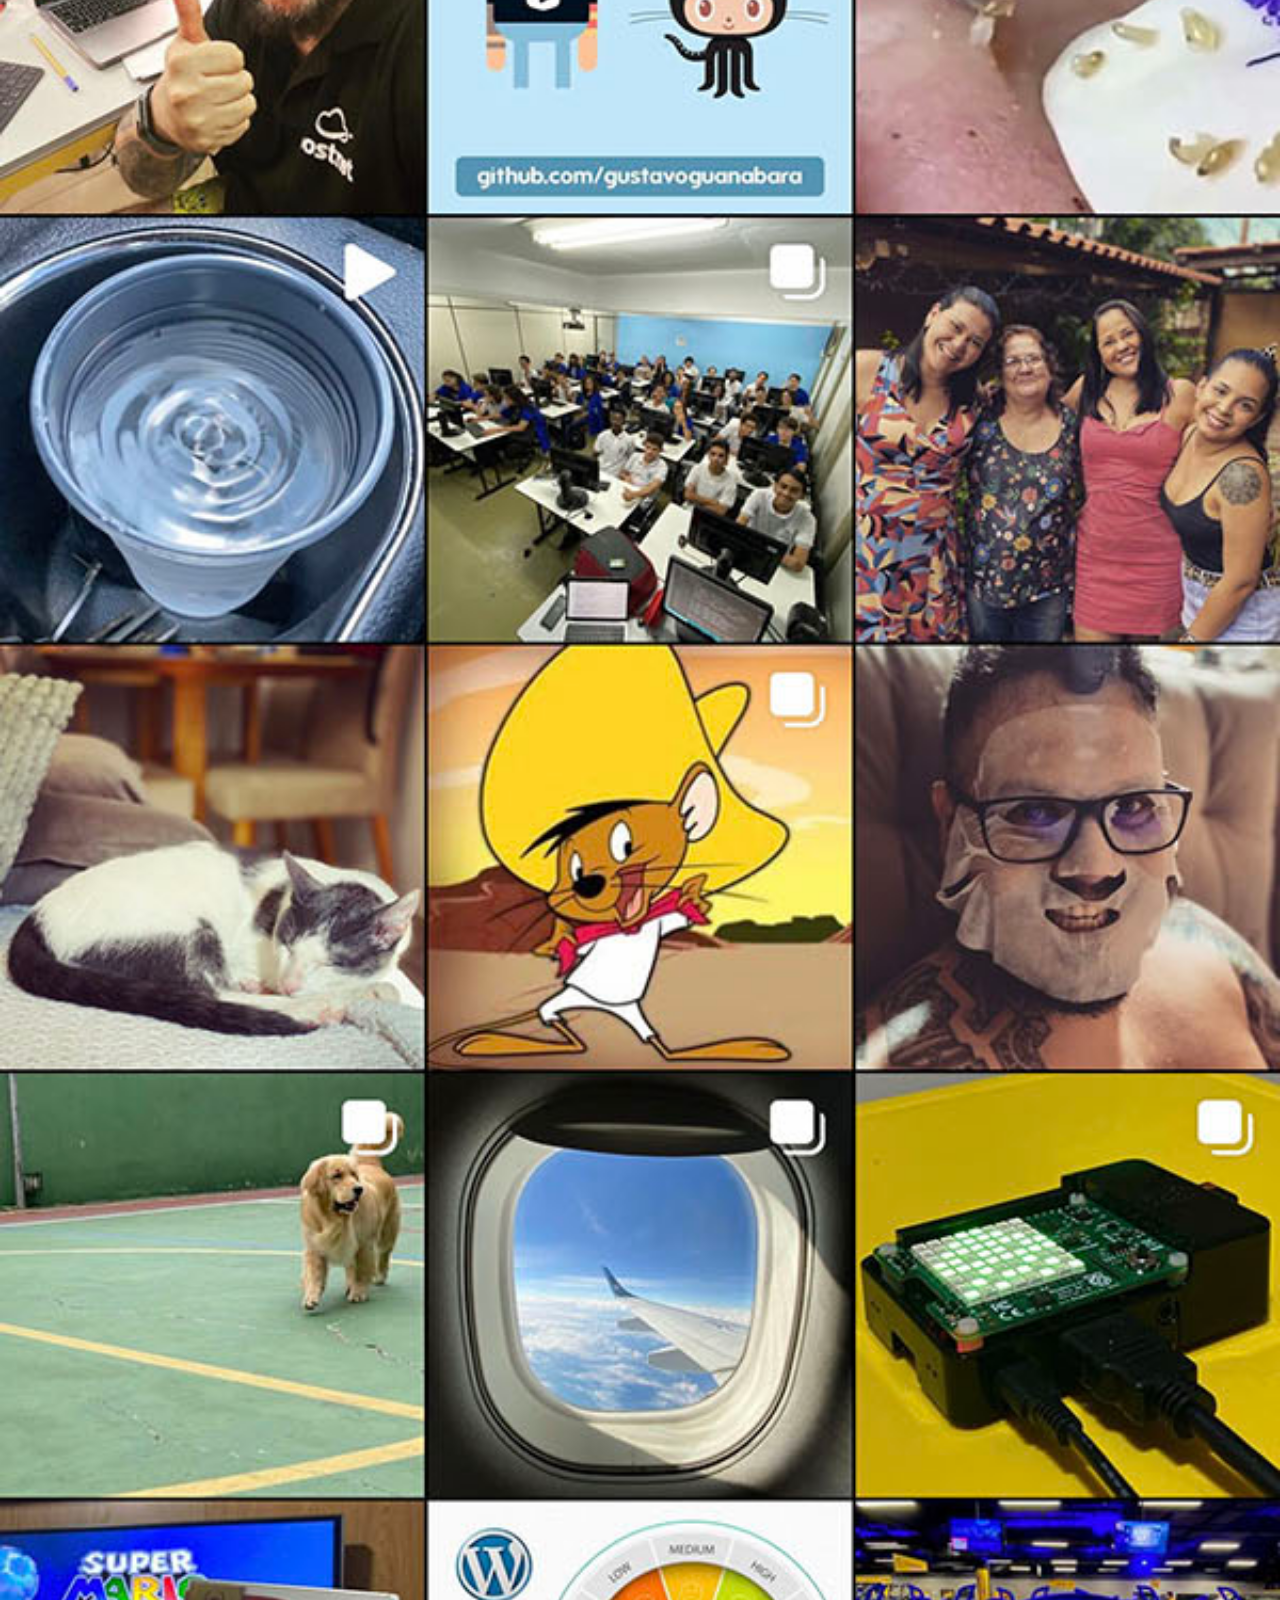
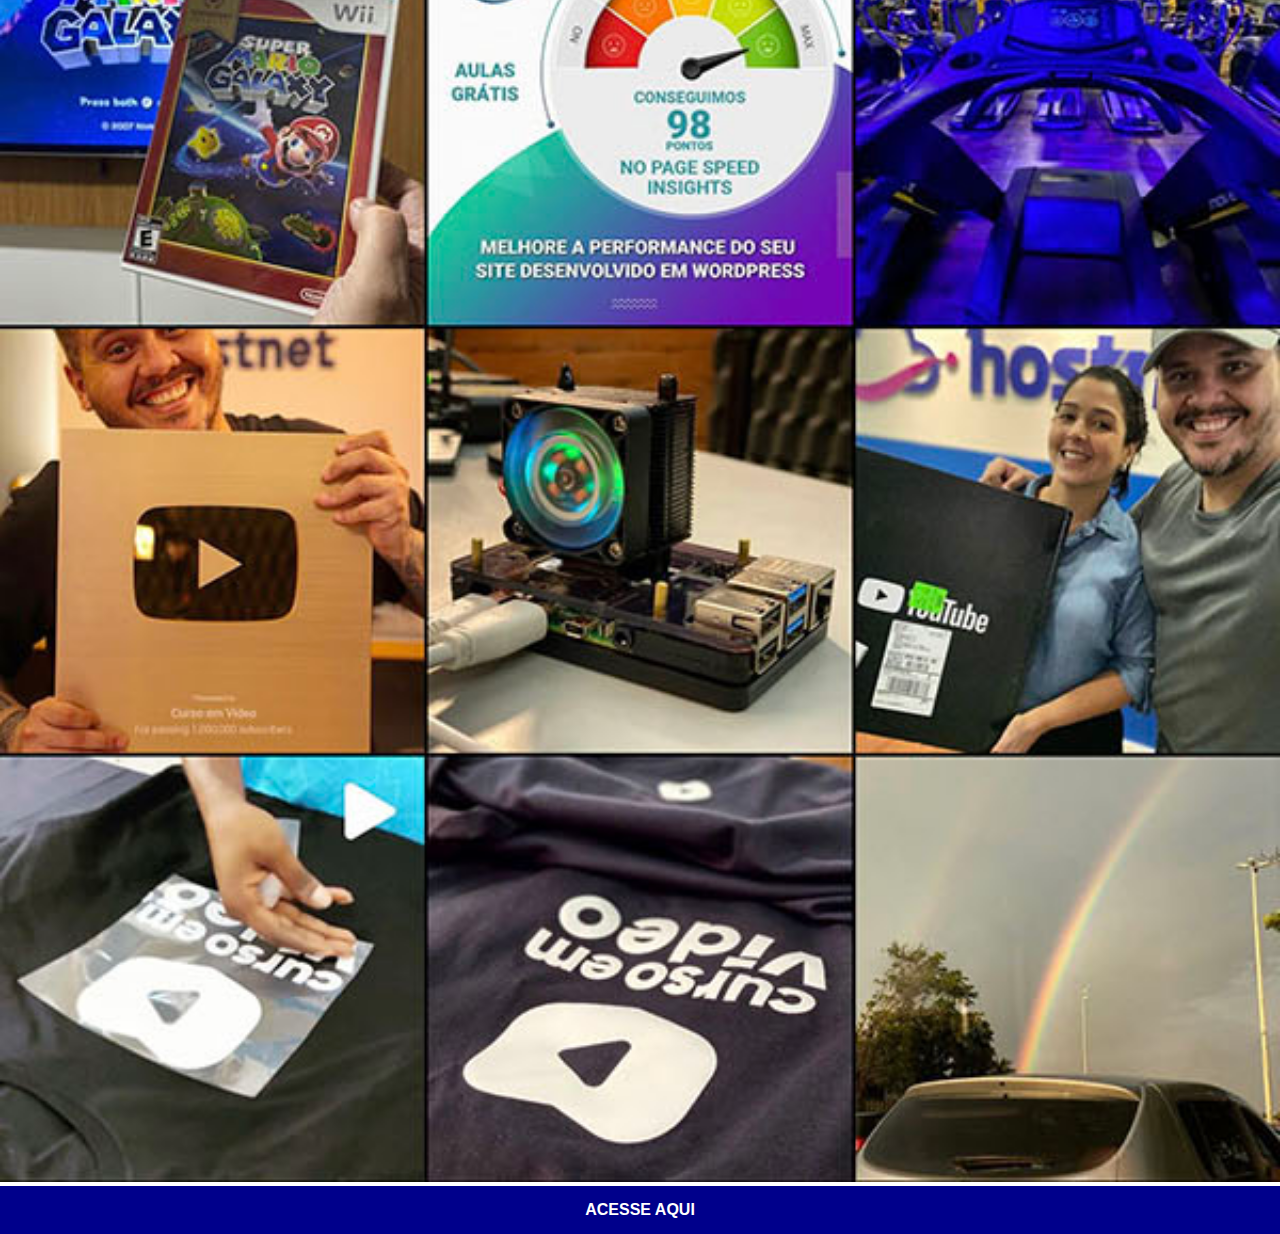
<file: instagram.html>
<!DOCTYPE html>
<html lang="pt-br">
<head>
    <meta charset="UTF-8">
    <meta name="viewport" content="width=device-width, initial-scale=1.0">
    <title>Instagram</title>
    <link rel="stylesheet" href="style2.css">
</head>
<body>
    <img src="imagens/tela-instagram.jpg" alt="Instagram">
    <a href="https://www.instagram.com/cursoemvideo/" target="_blank">ACESSE AQUI</a>
</body>
</html>
</file>
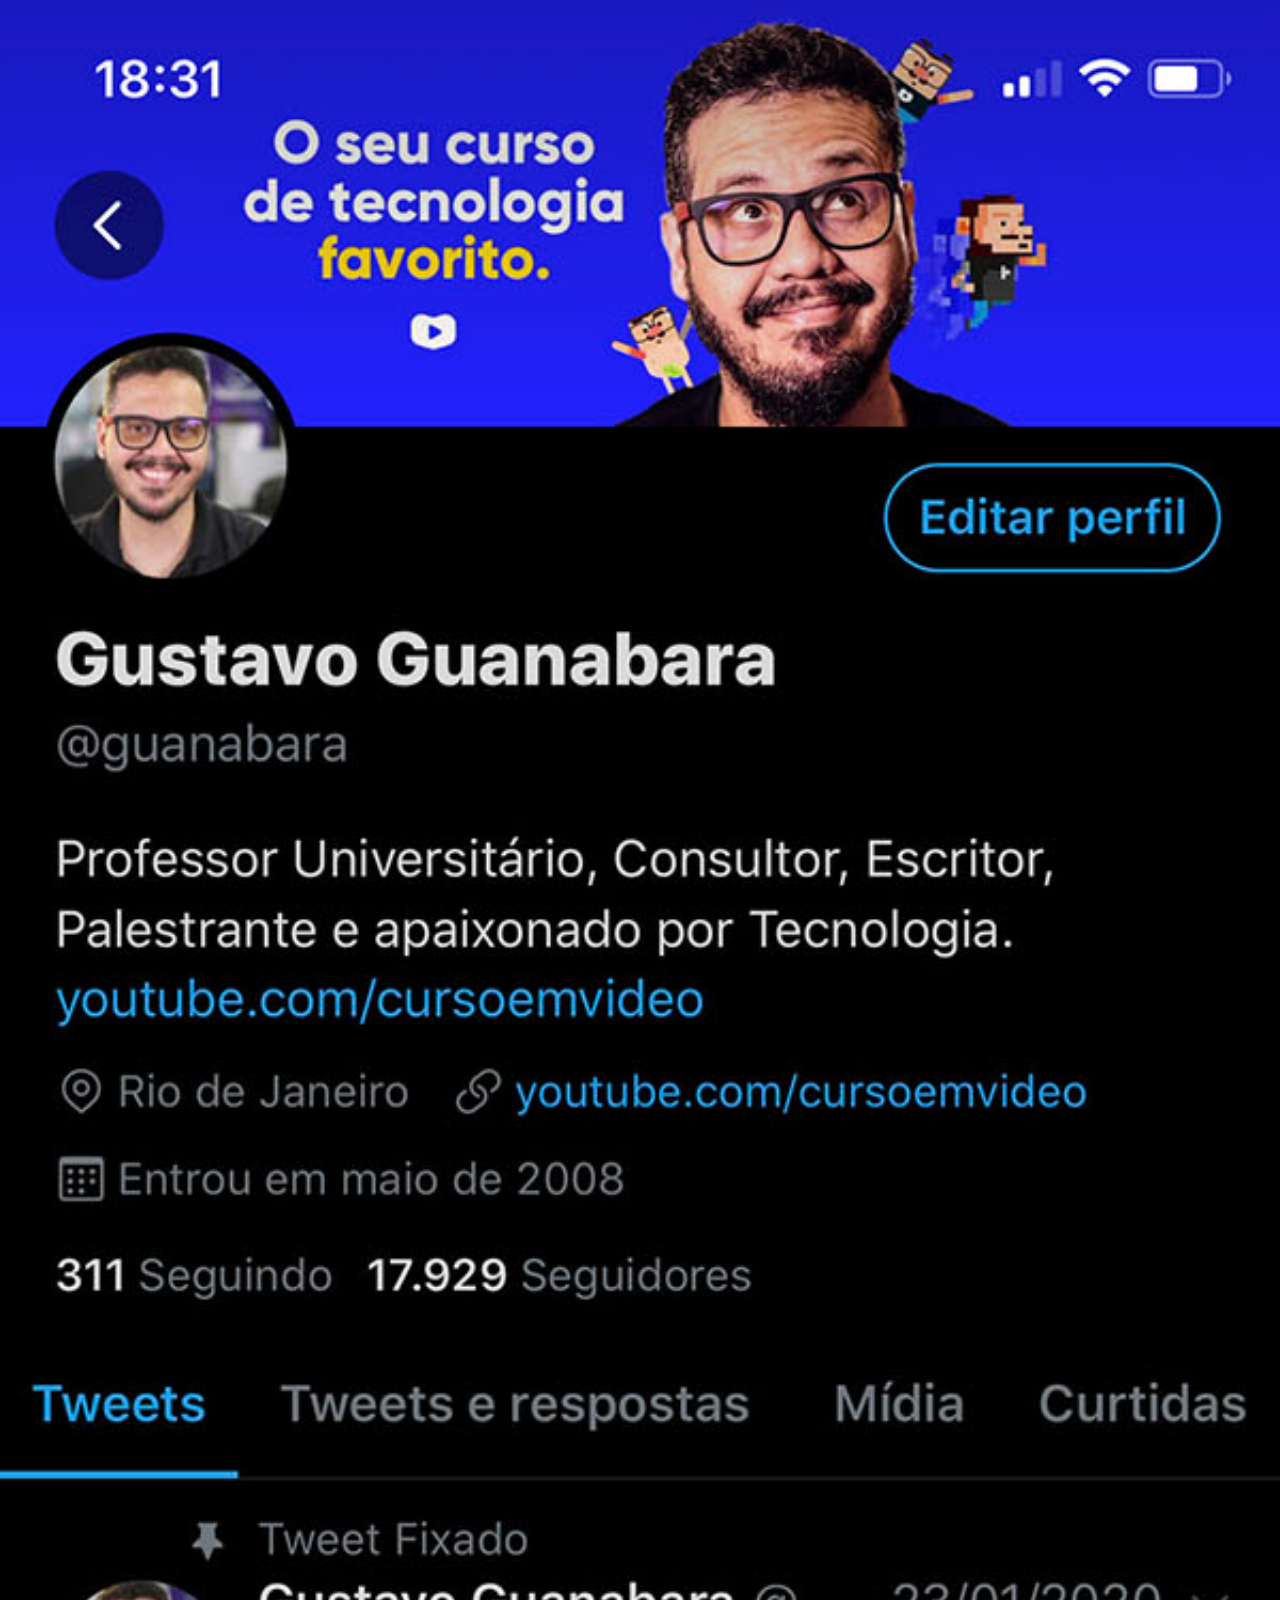
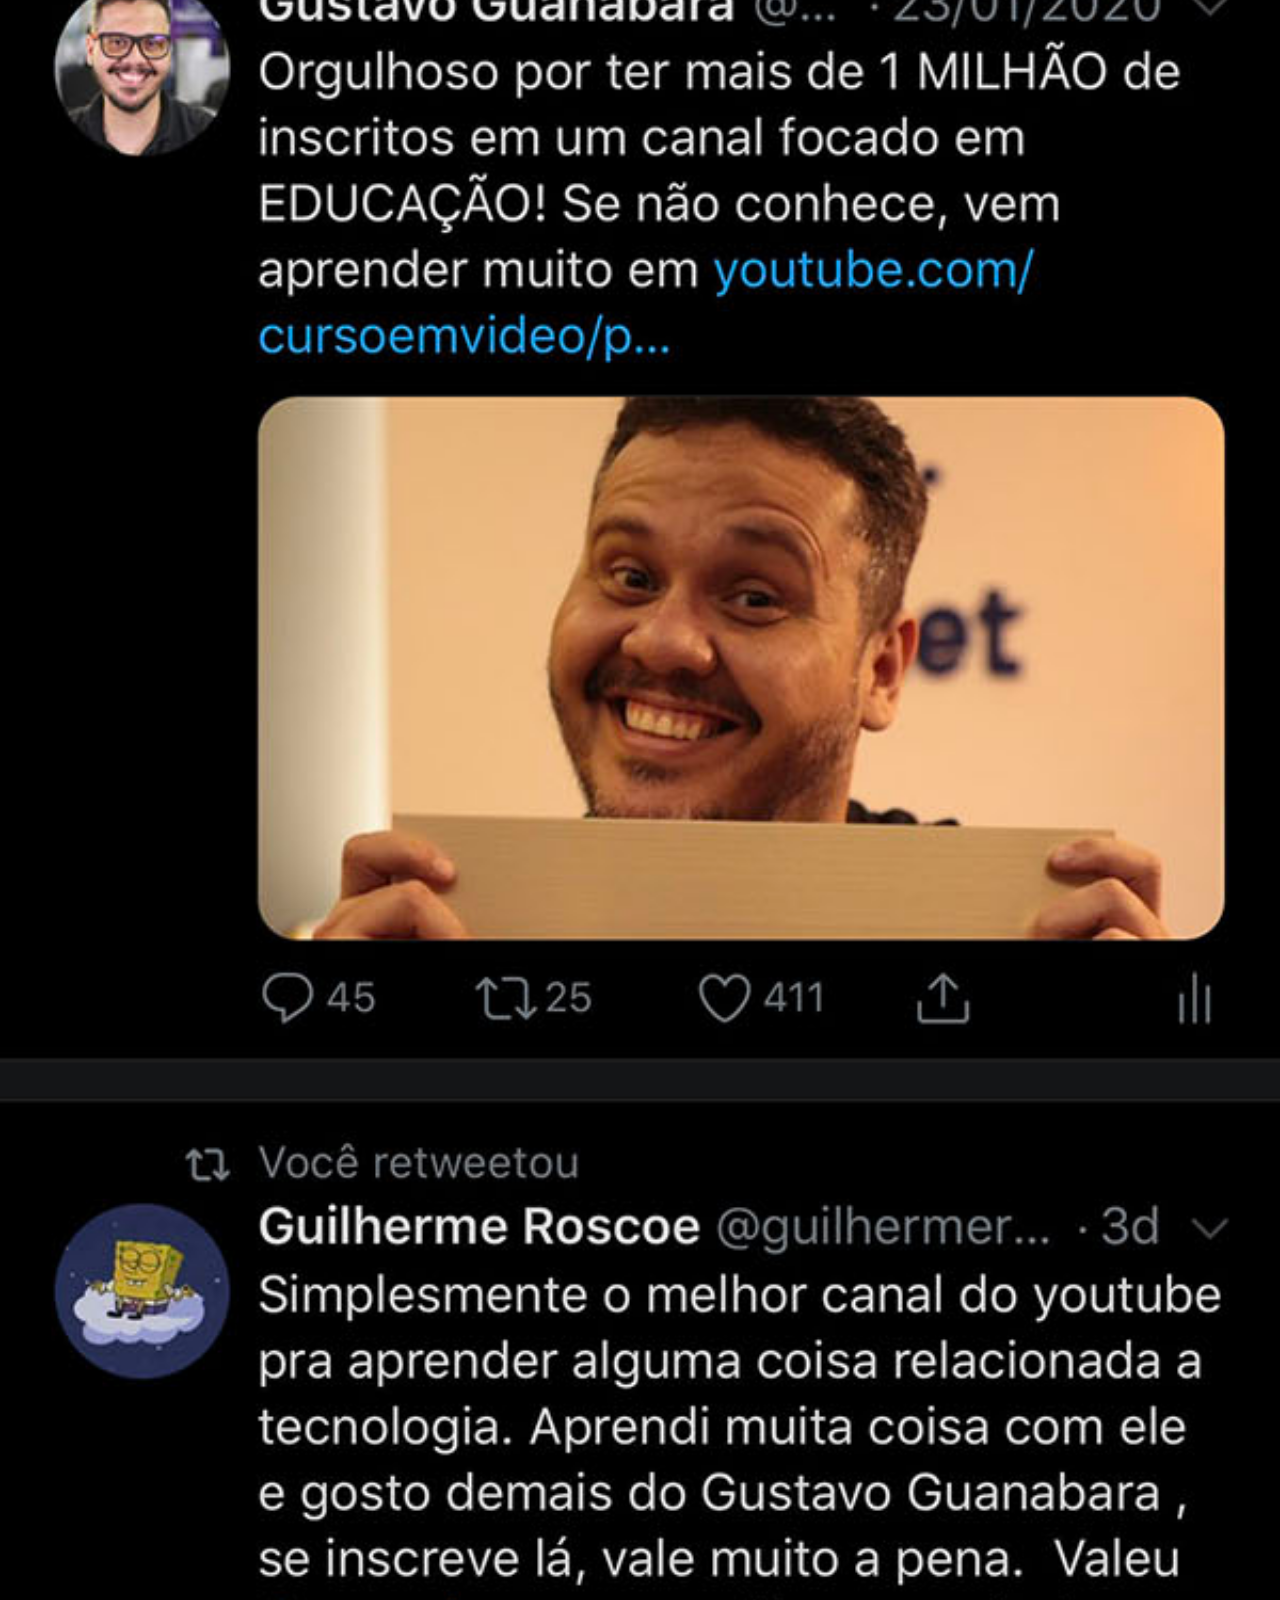
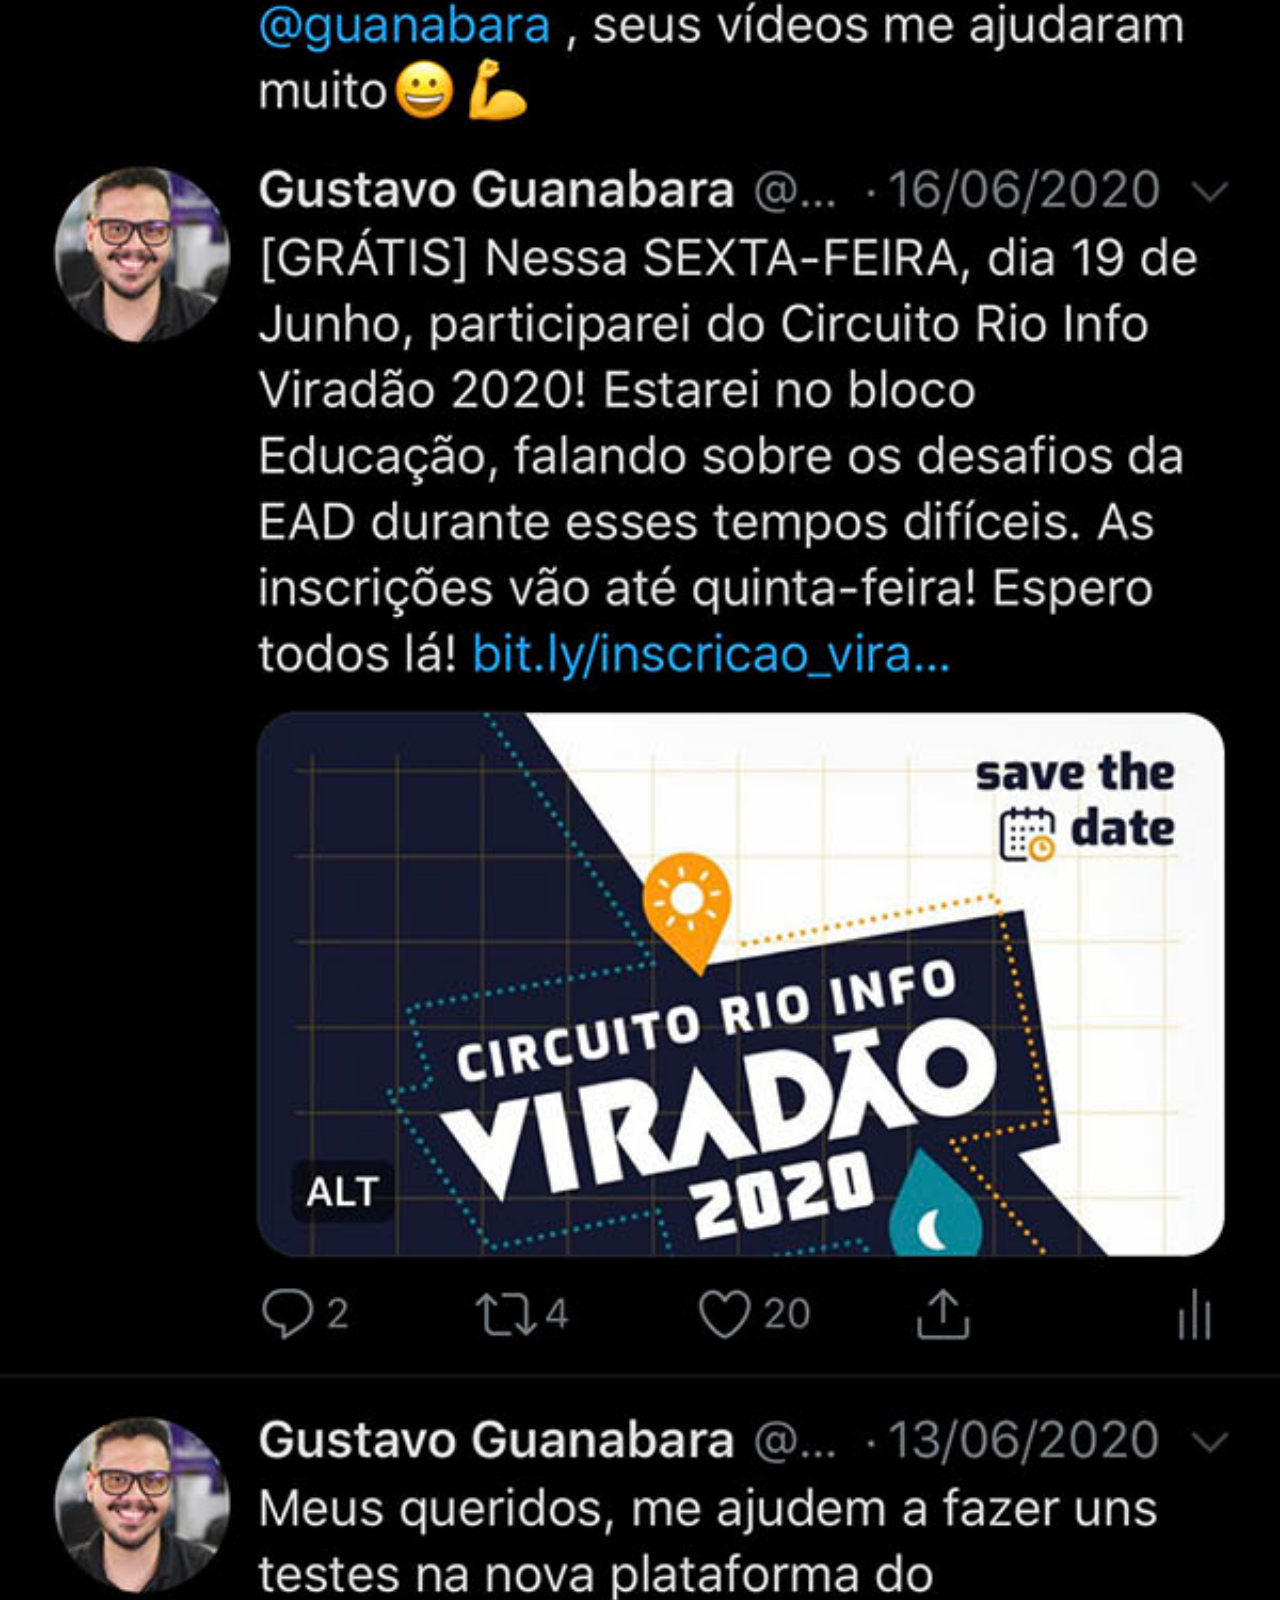
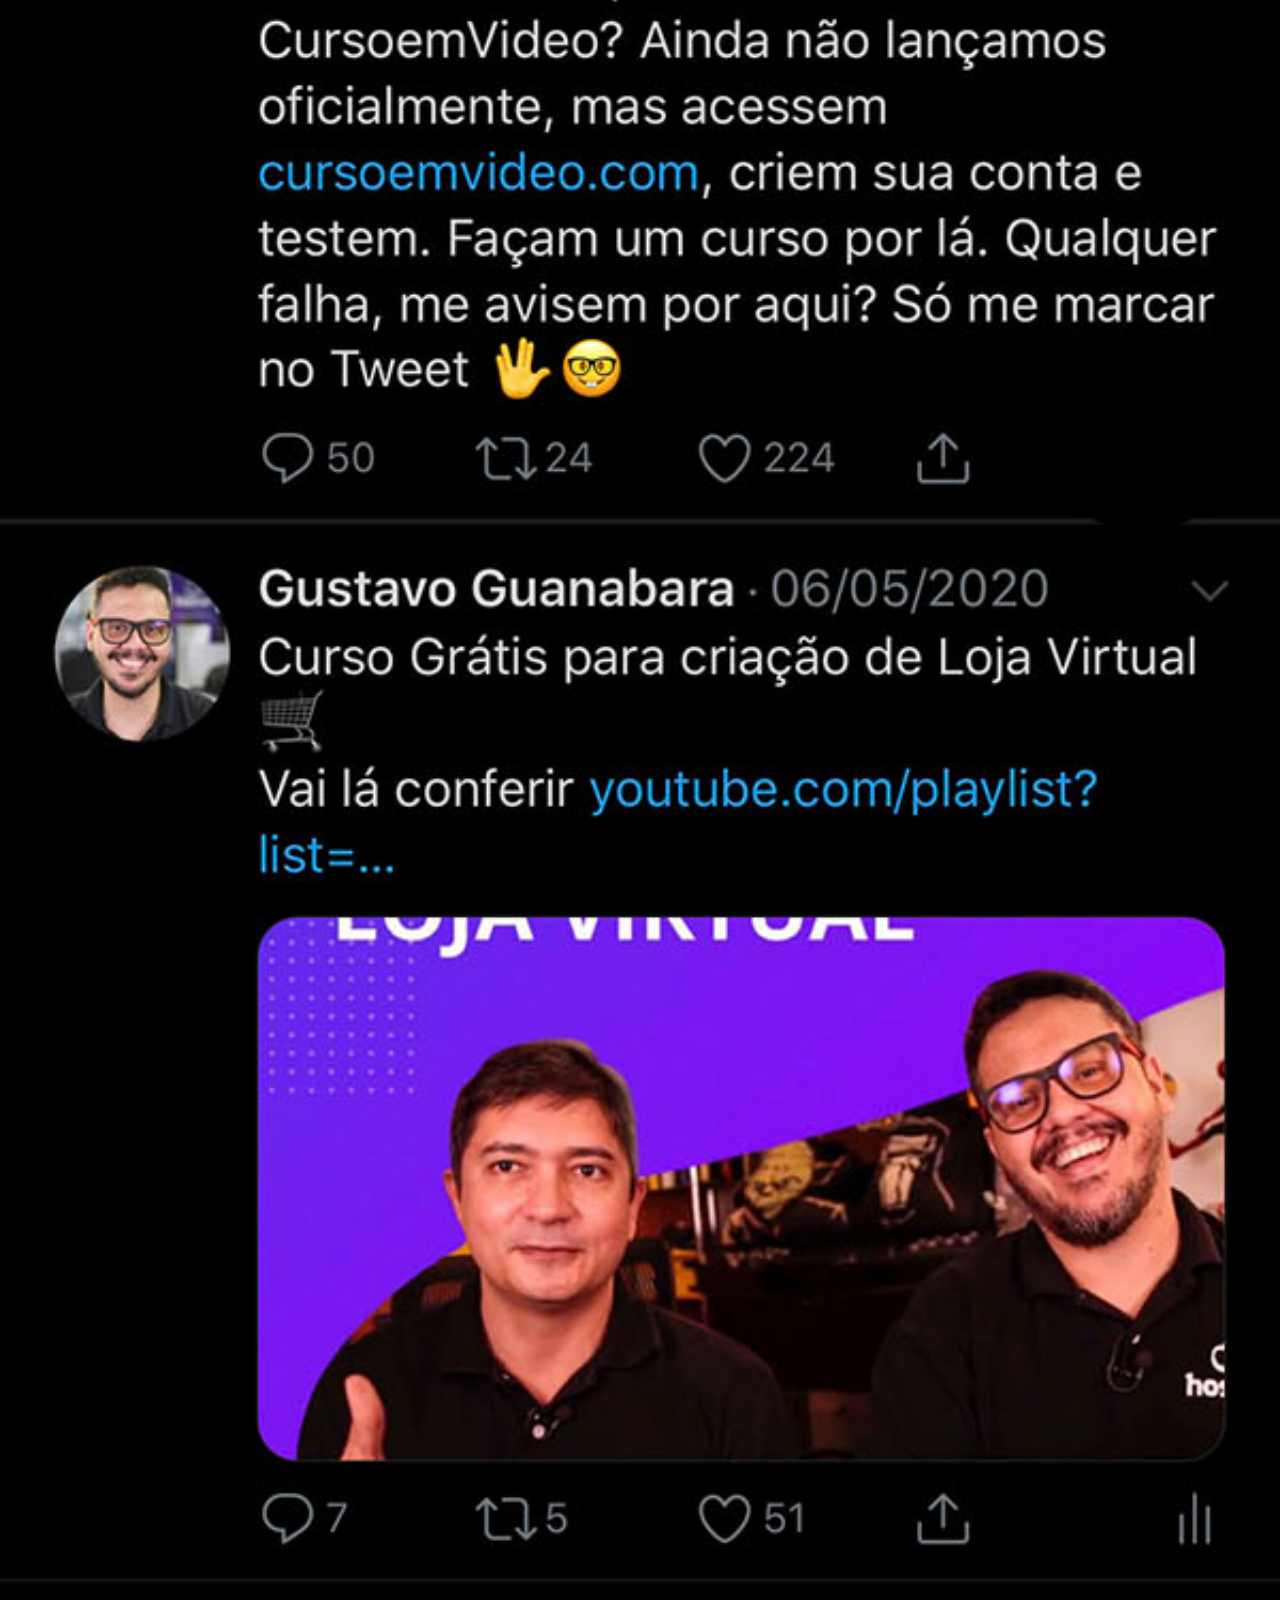
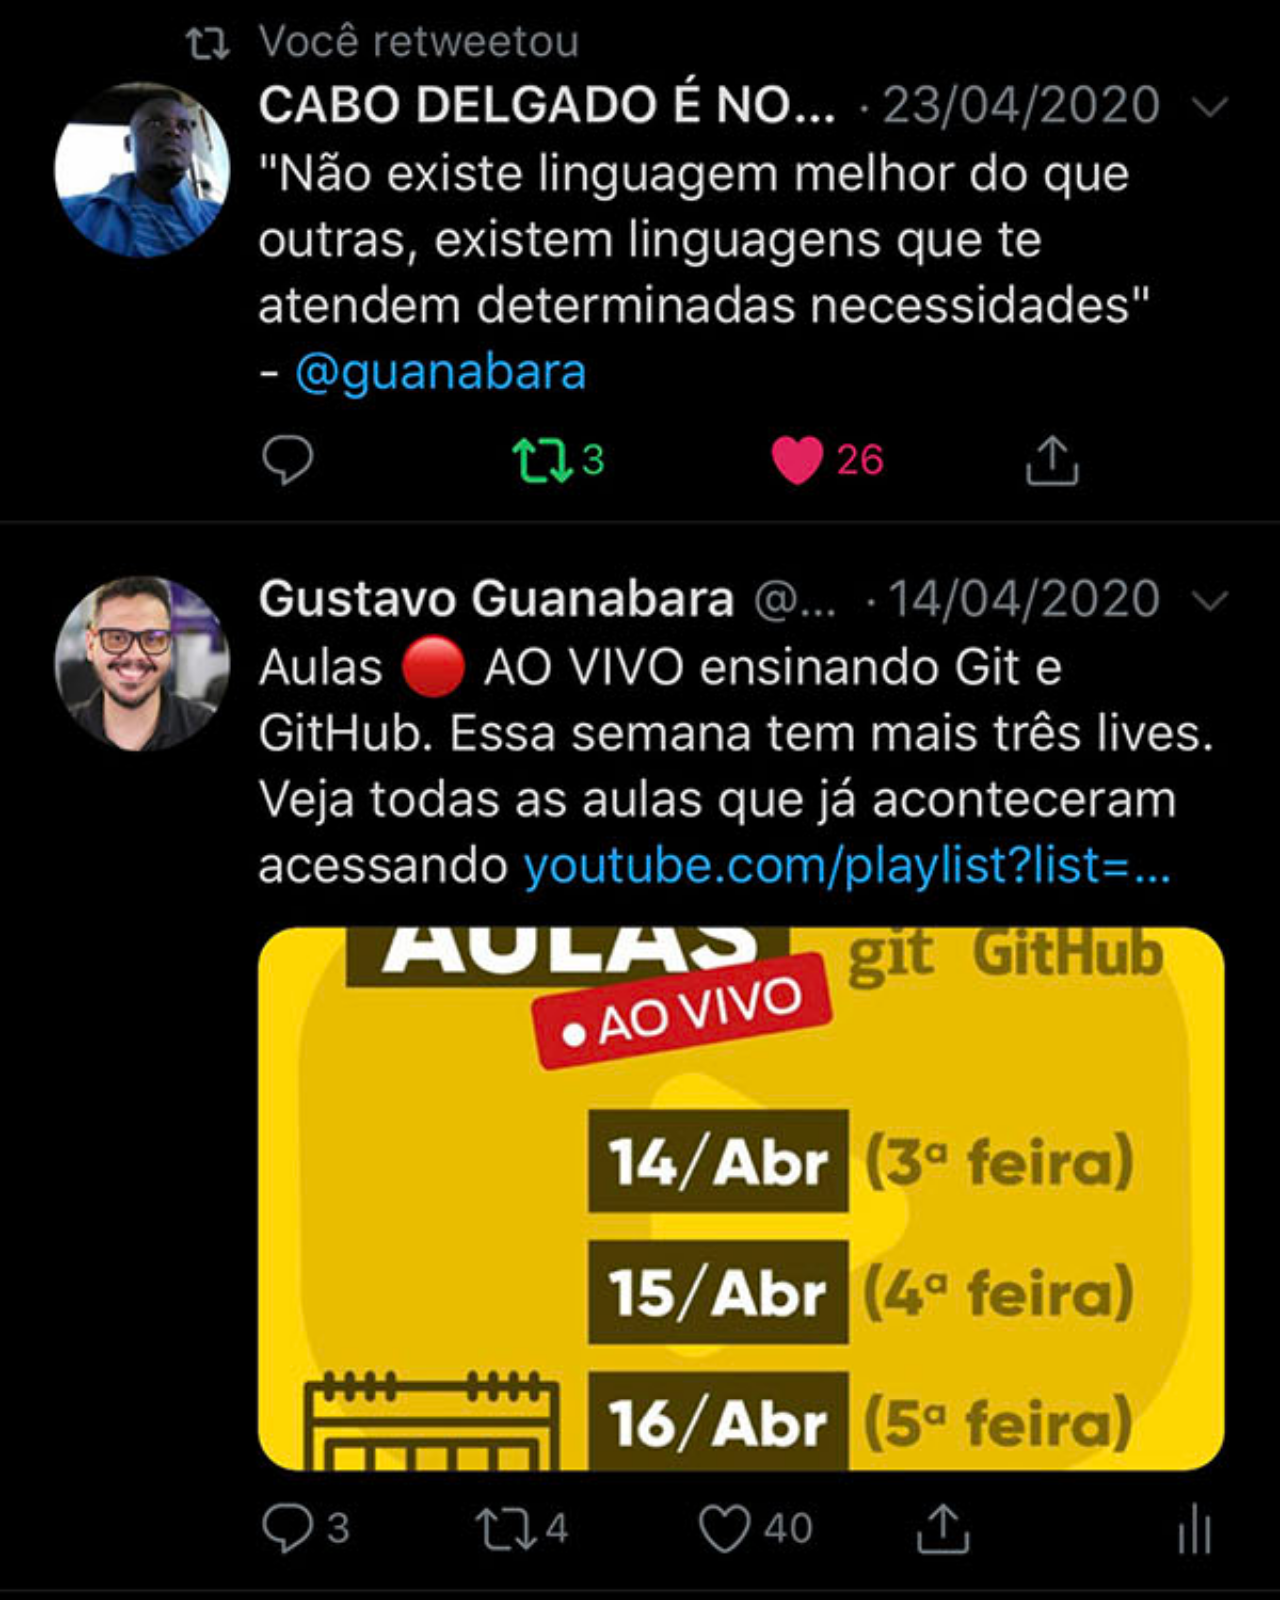
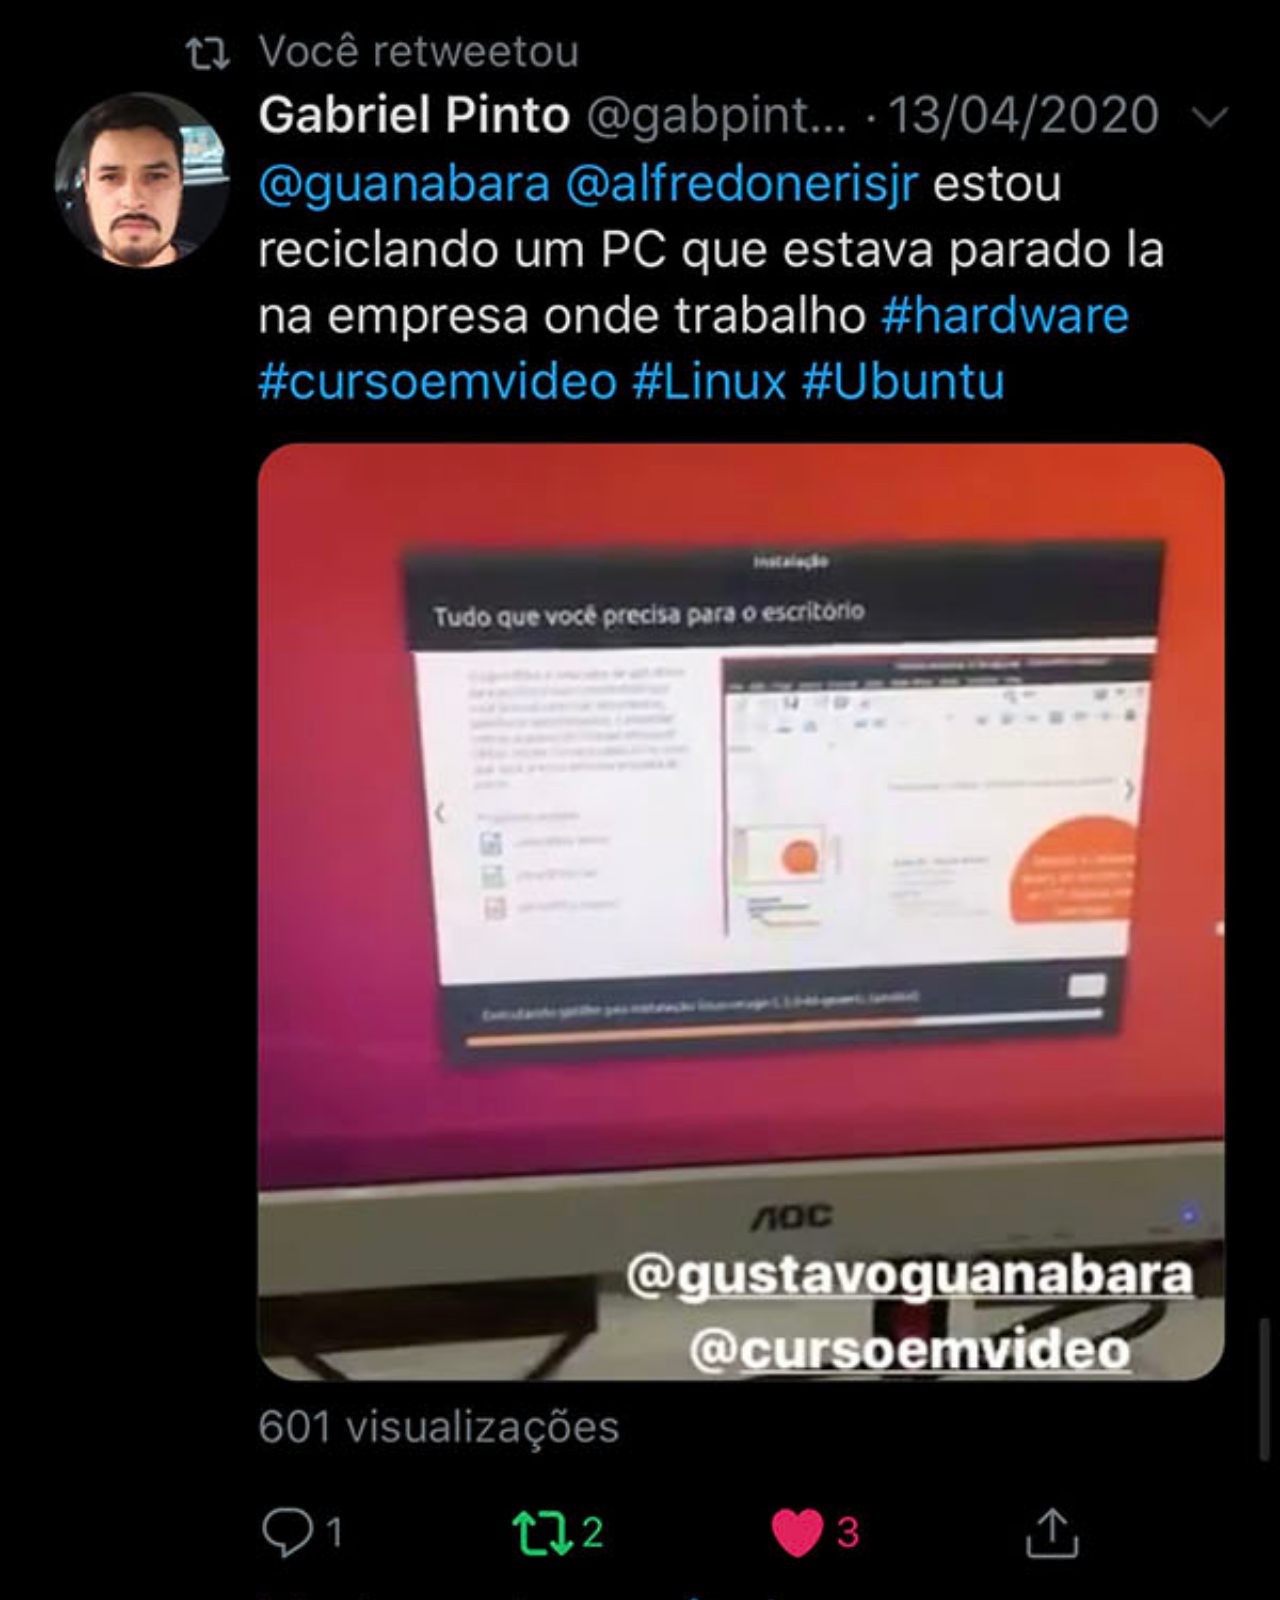
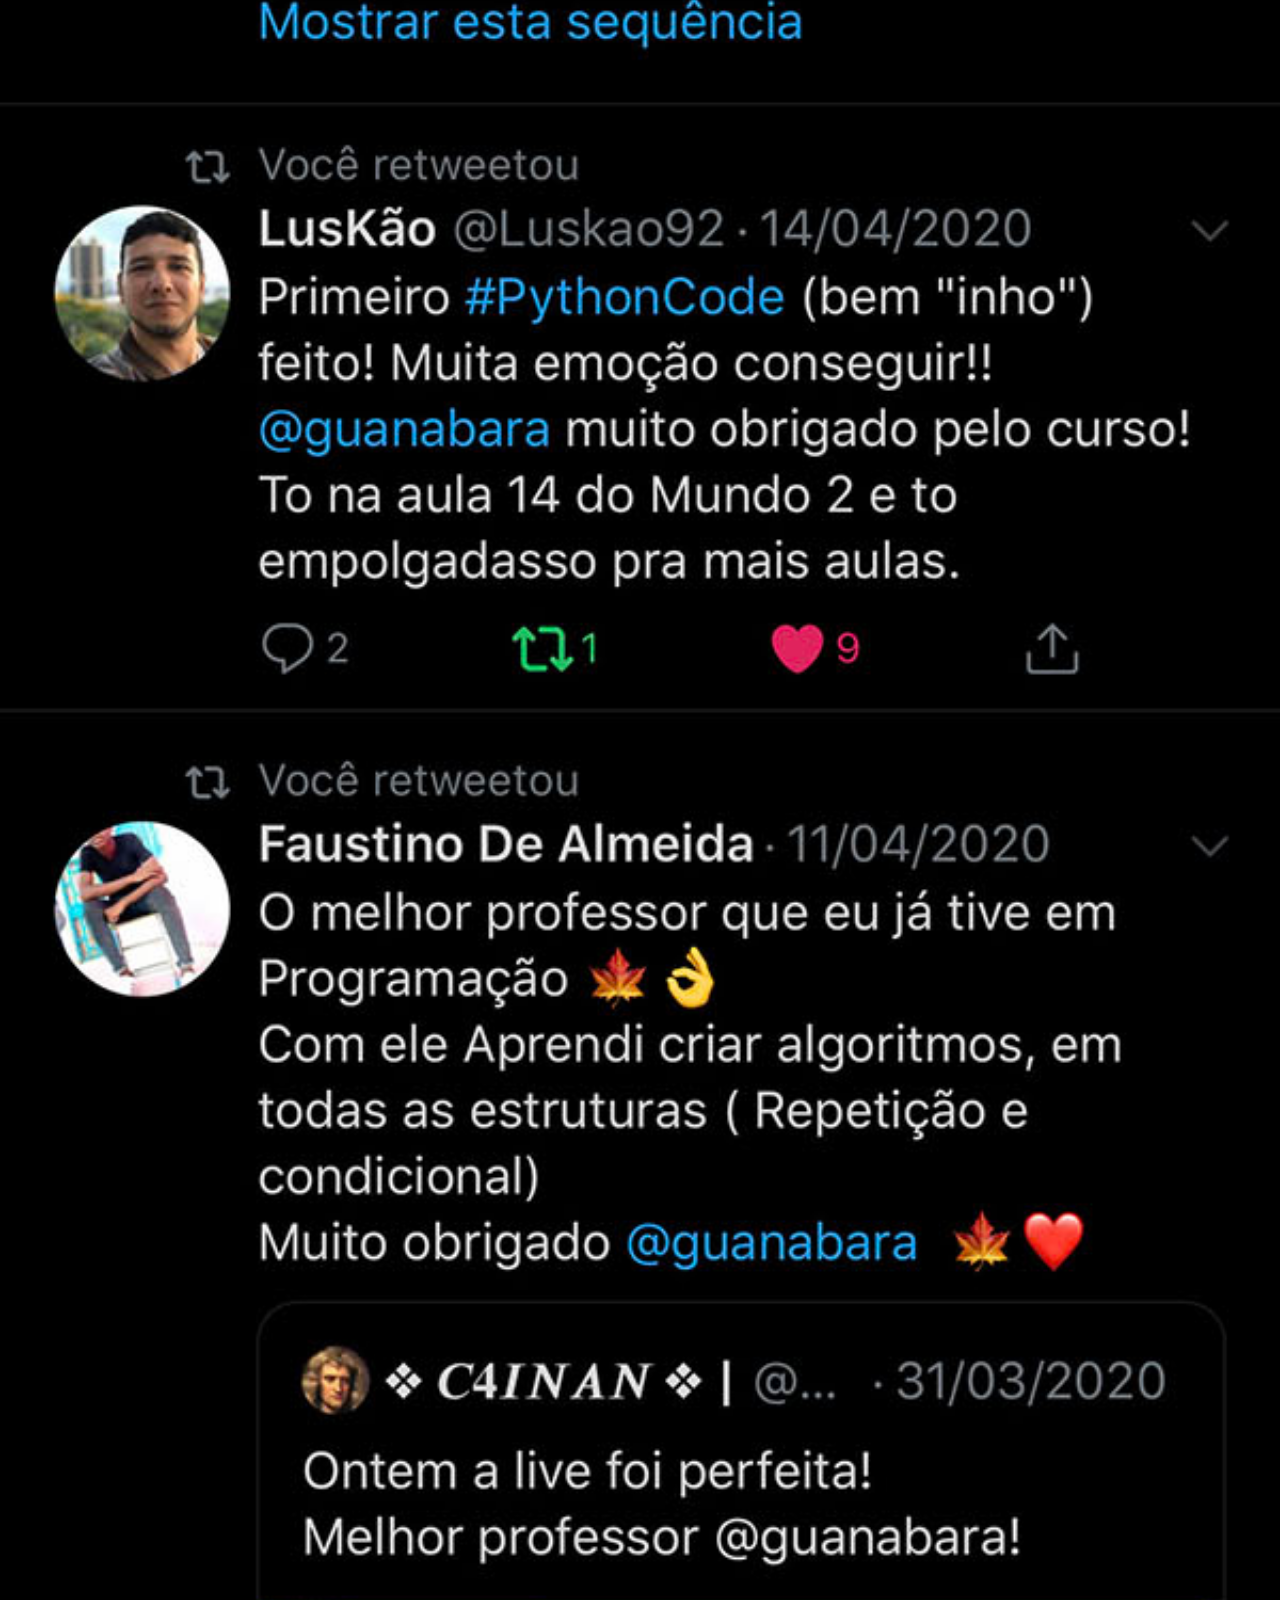
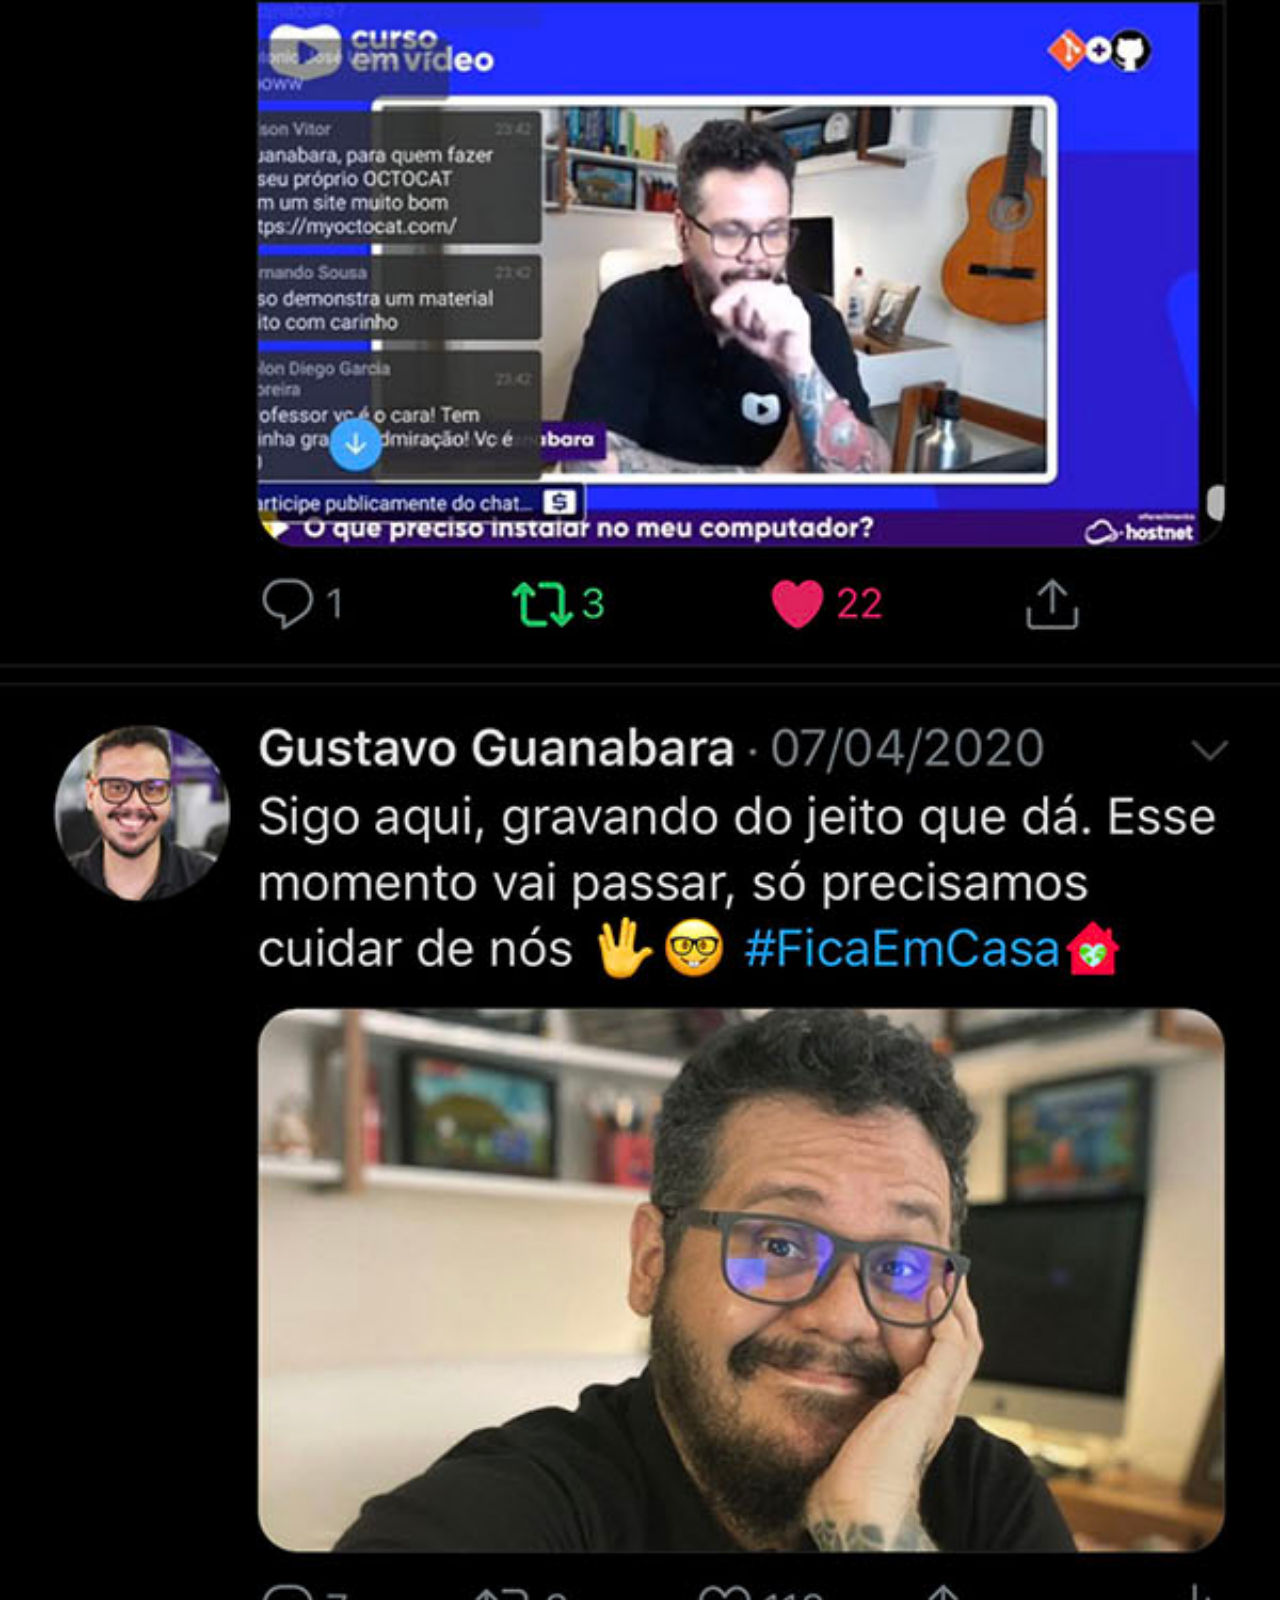
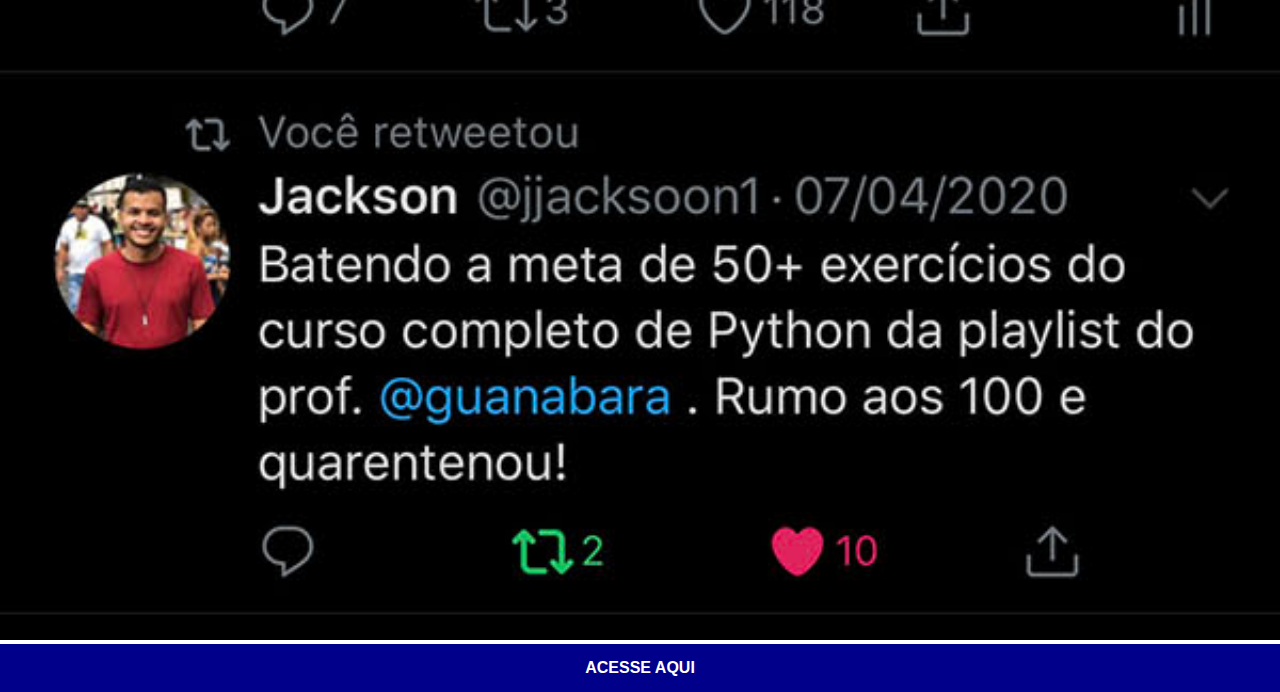
<file: twitter.html>
<!DOCTYPE html>
<html lang="pt-br">
<head>
    <meta charset="UTF-8">
    <meta name="viewport" content="width=device-width, initial-scale=1.0">
    <title>Twitter</title>
    <link rel="stylesheet" href="style2.css">
</head>
<body>
    <img src="imagens/tela-twitter.jpg" alt="Twitter">
    <a href="https://x.com/cursosemvideo" target="_blank">ACESSE AQUI</a>
</body>
</html>
</file>
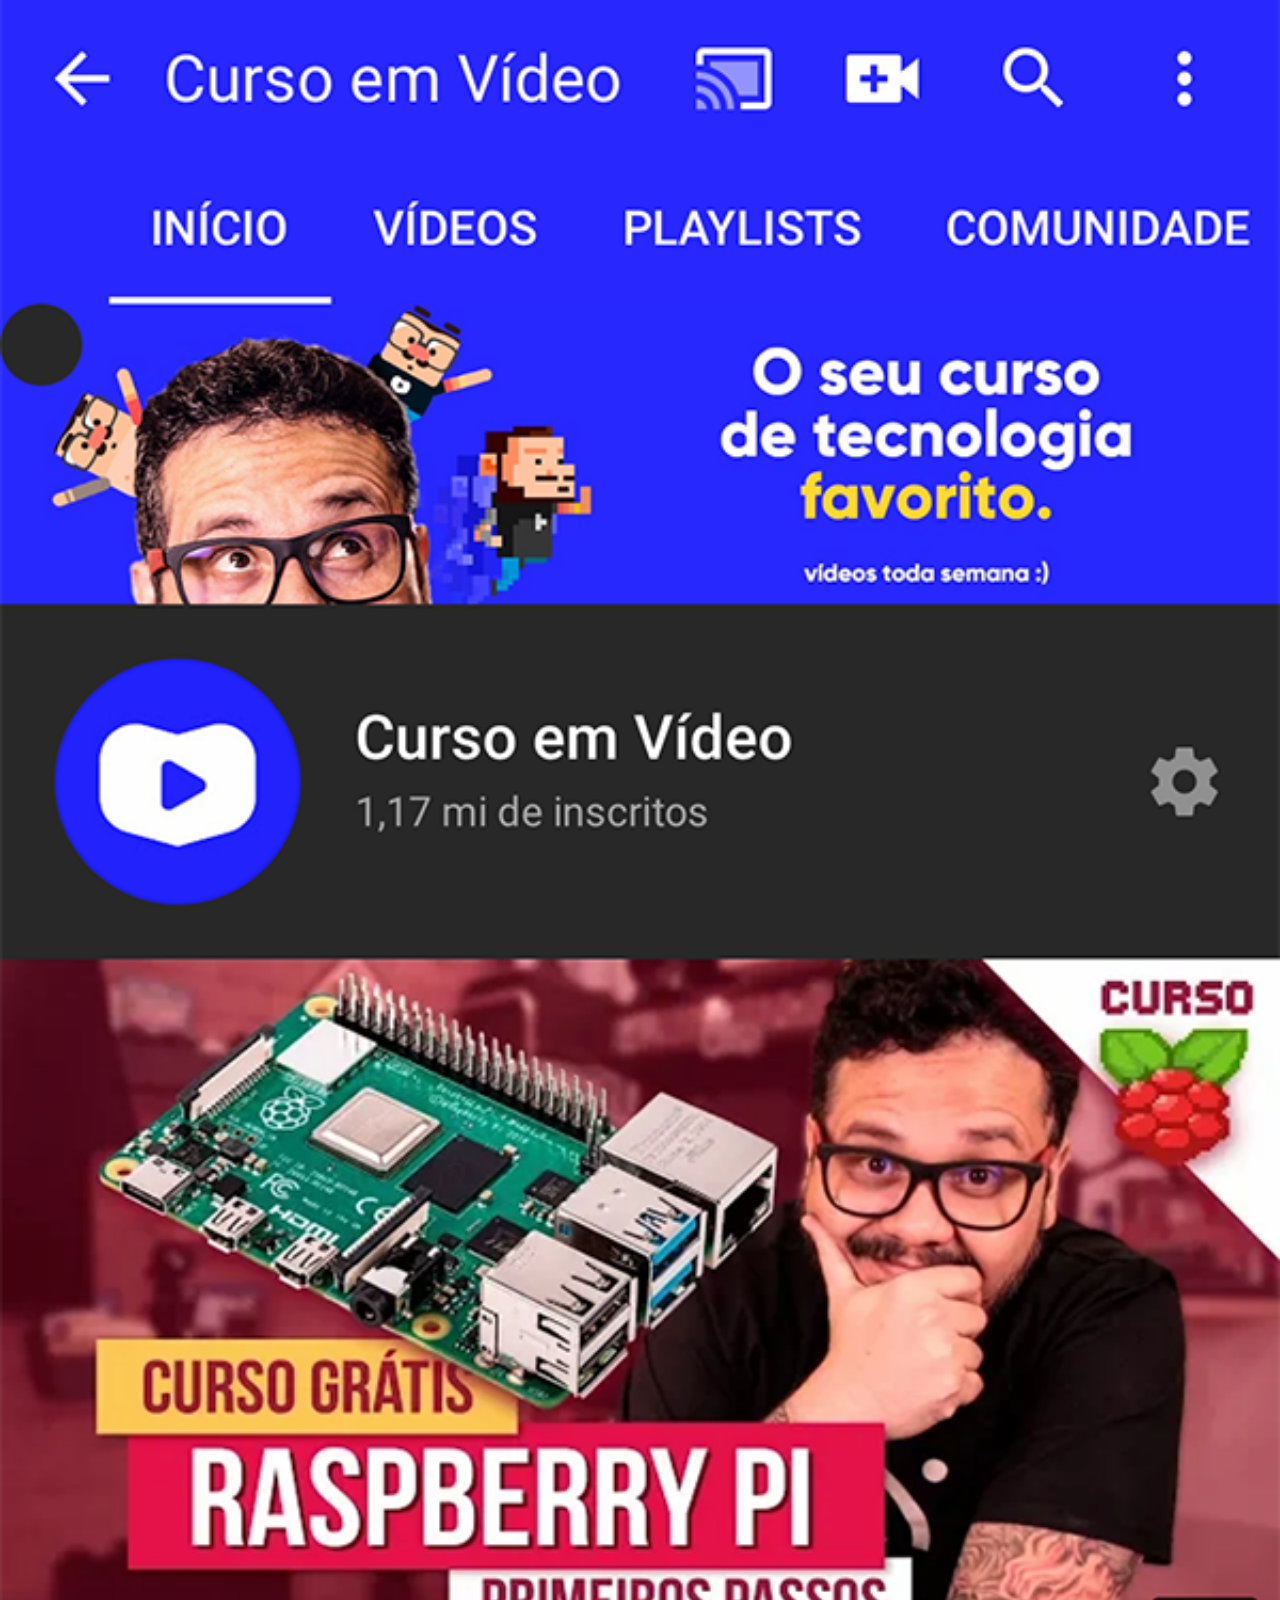
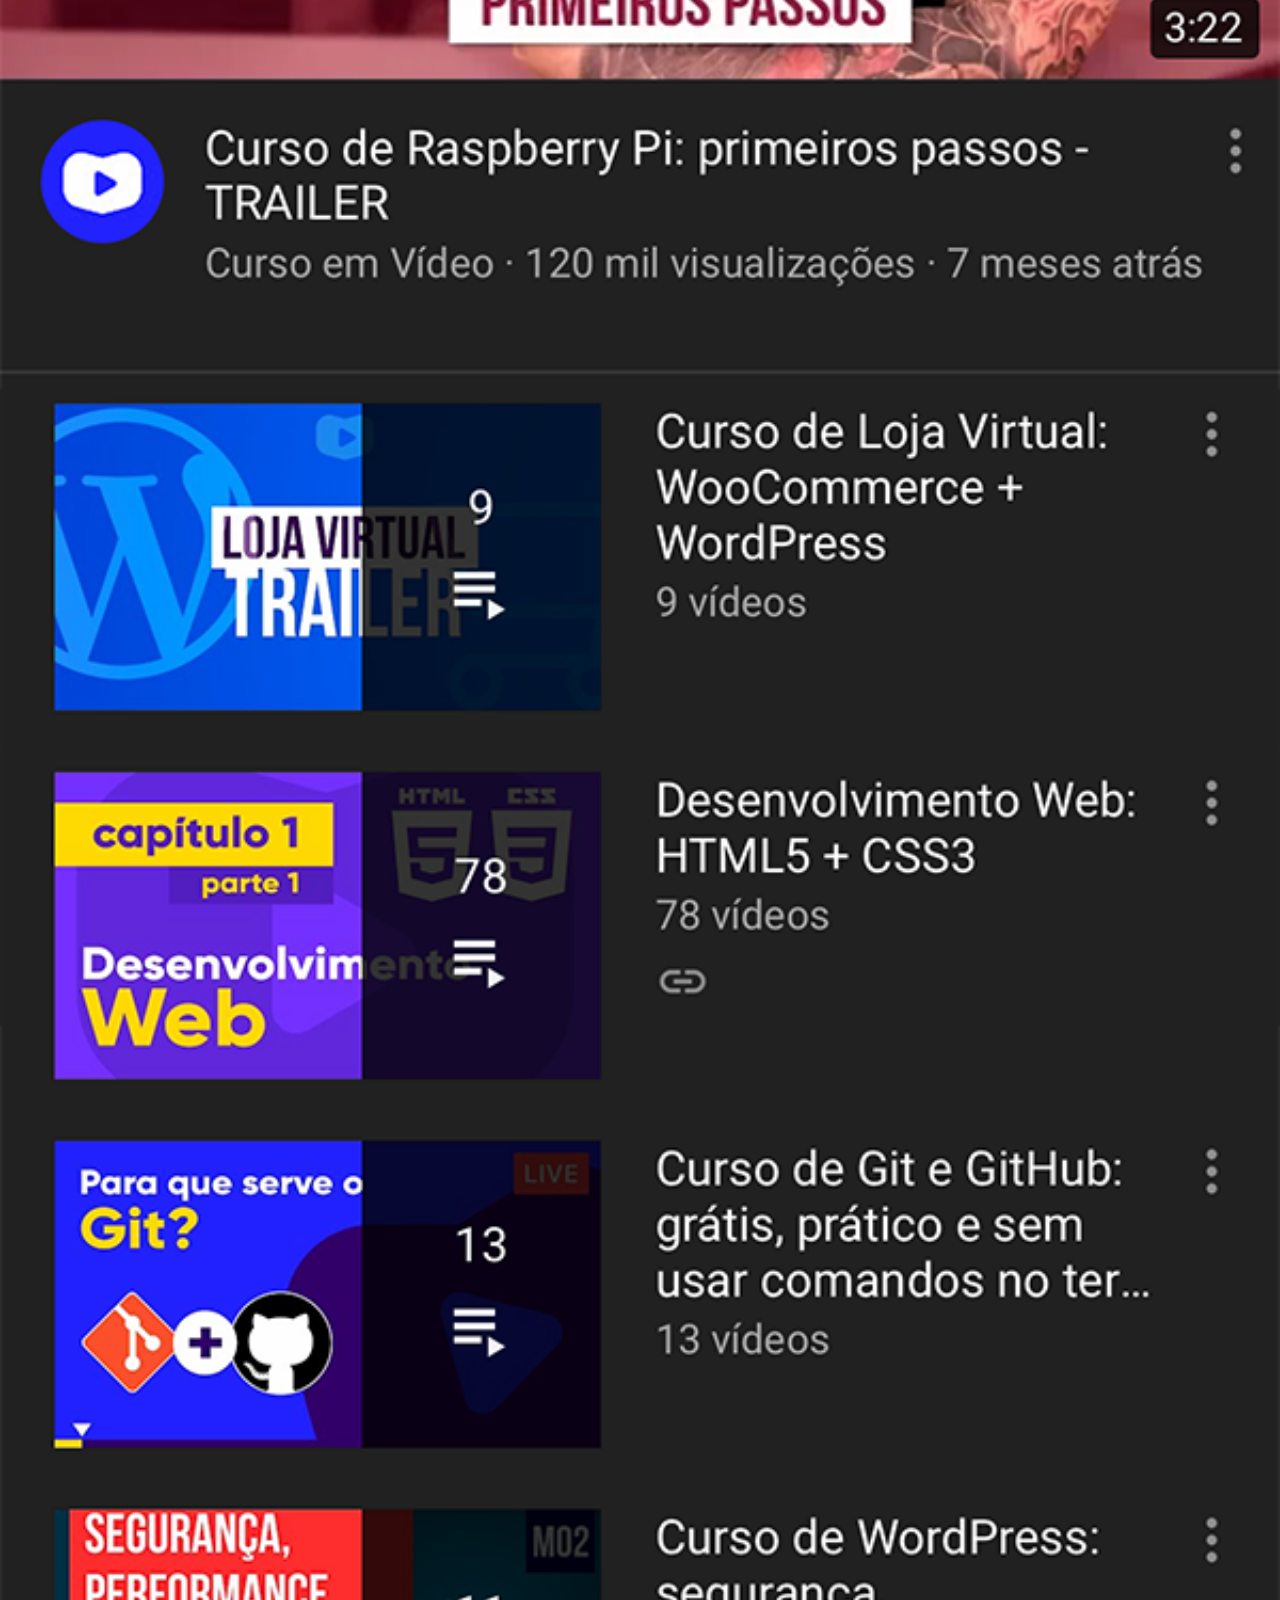
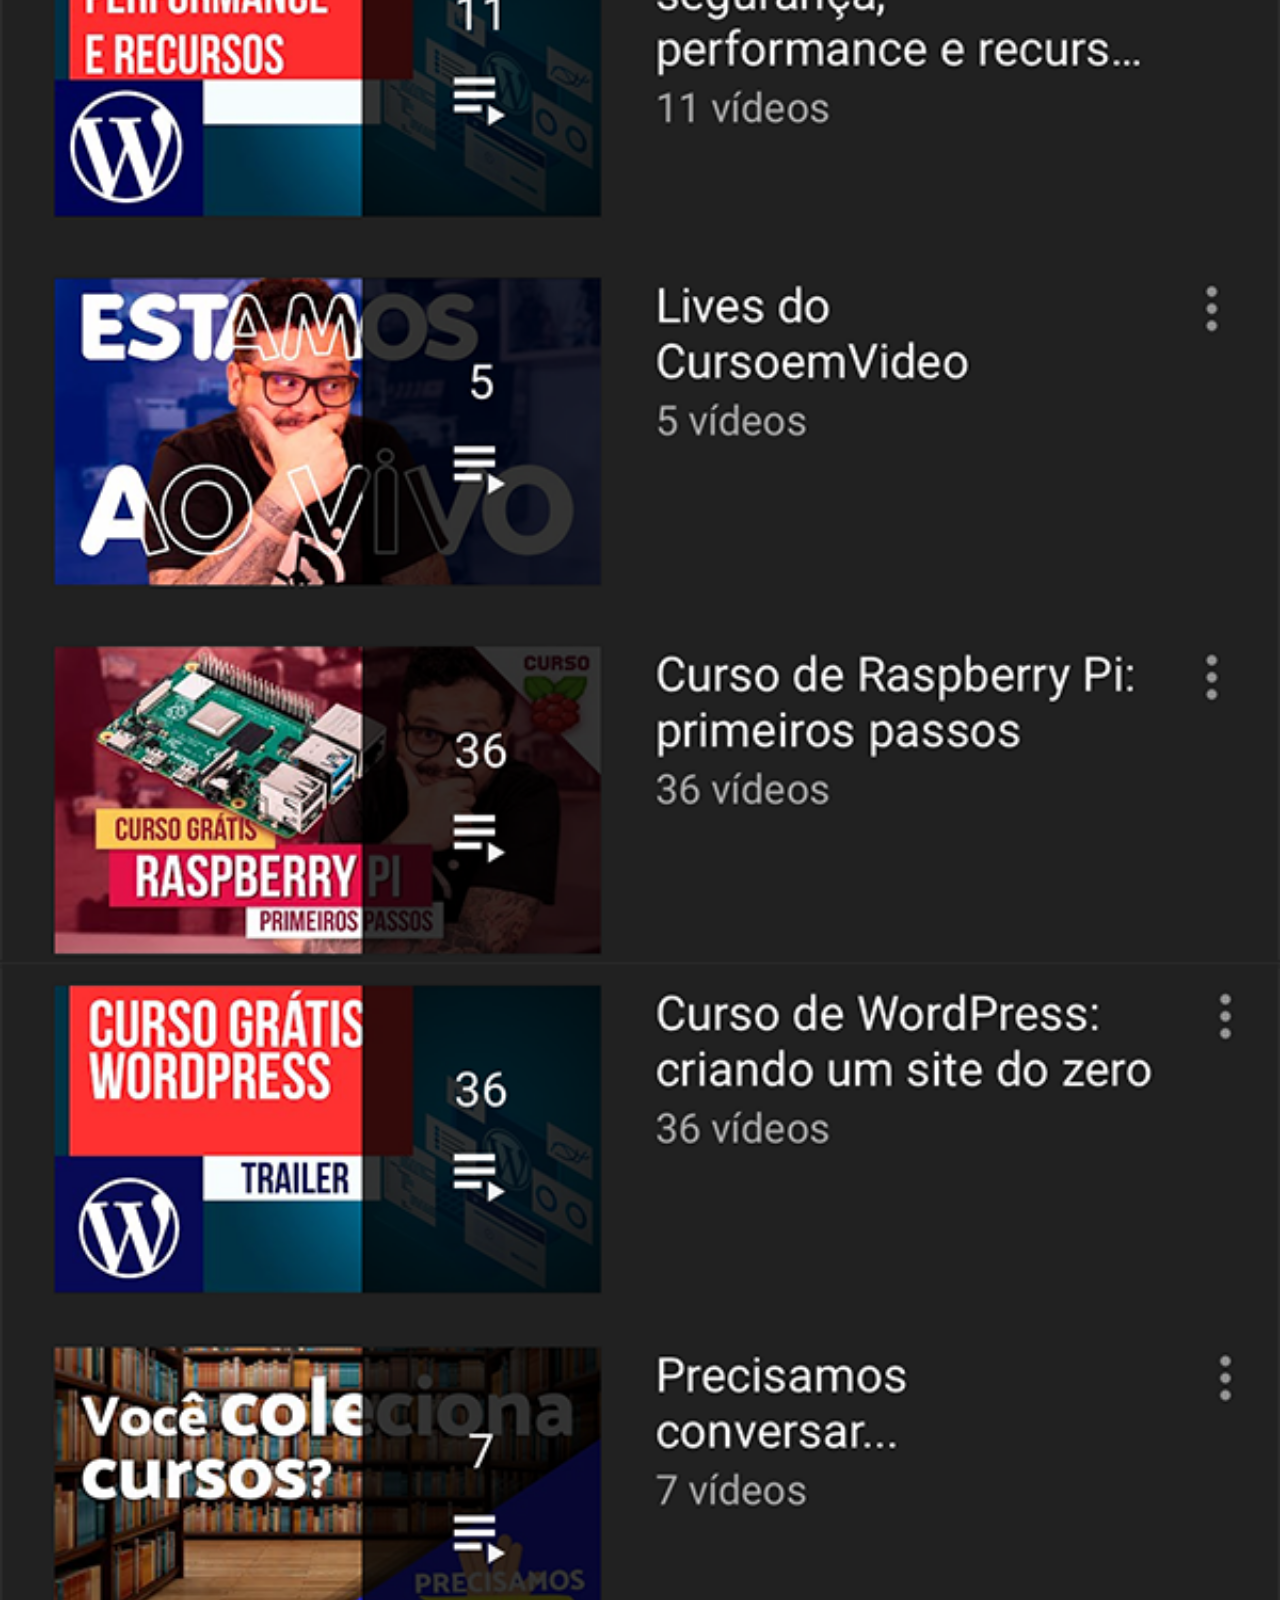
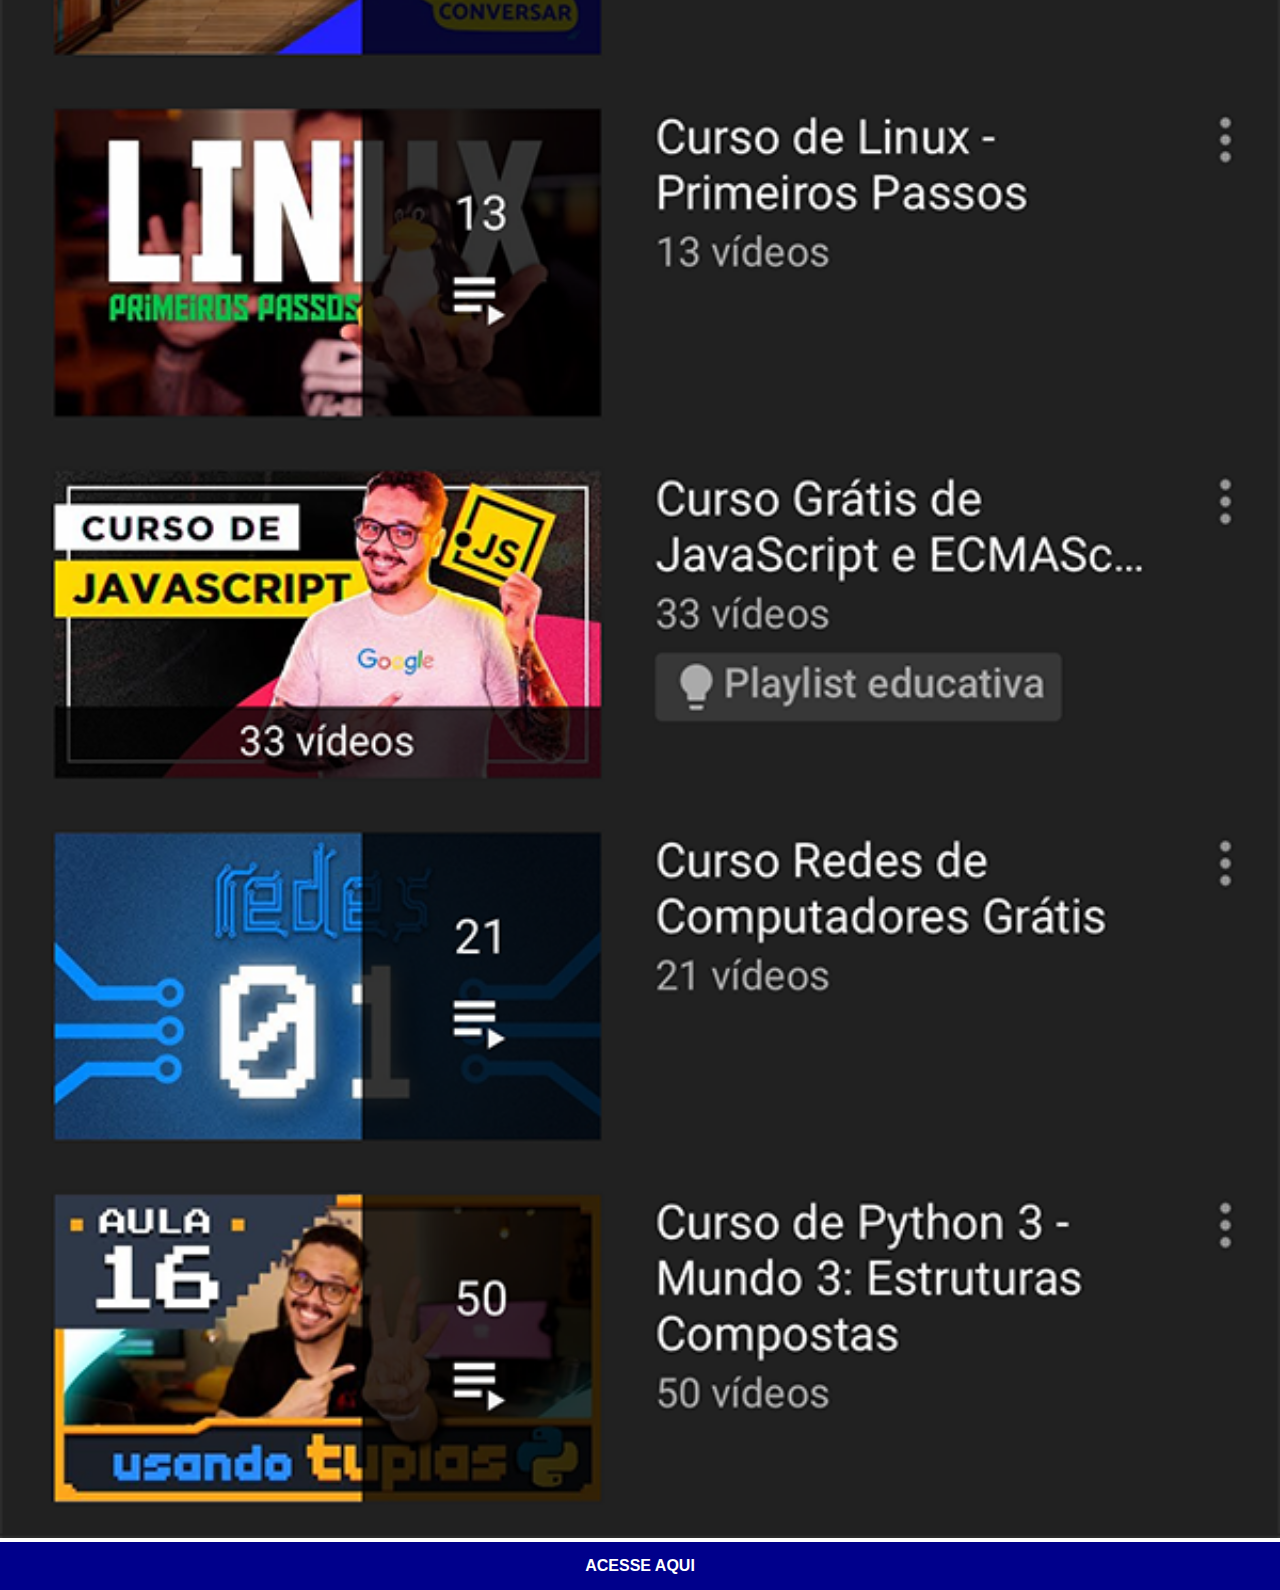
<file: youtube.html>
<!DOCTYPE html>
<html lang="pt-br">
<head>
    <meta charset="UTF-8">
    <meta name="viewport" content="width=device-width, initial-scale=1.0">
    <title>YouTube</title>
    <link rel="stylesheet" href="style2.css">
</head>
<body>
    <img src="imagens/tela-youtube.png" alt="Youtube">
    <a href="https://www.youtube.com/@cursoemvideo" target="_blank">ACESSE AQUI</a>
</body>
</html>
</file>
<file: style.css>
@charset "UTF-8" ;

* { /* Por padrão-vai abranger todo o site */
    margin: 0px;
    padding: 0px;
    font-family: Arial, Helvetica, sans-serif;
}

html, body { /* (,) pra config duas E 100 pro fundo ocupar a tela inteira*/
    height: 100vh;
    width: 100vw;
}

body {
    background-image: url(imagens/fundo-madeira.jpg);
    background-repeat: no-repeat;
    background-attachment: fixed; /* Trava o fundo */
    background-size: cover; /* Cobre a tela inteira */
    background-position: center center;
}

main {
    height: 100vh;
    position: relative; /*Abre espaço pra configurações */
}

#iphone {
    background-image: url(imagens/frame-iphone.png);
    position: absolute; /* Configurações pra centralizar */
    top: 50%;
    left: 50%;
    transform: translate(-50%, -50%); /*Vai começar a direita em baixo, essas config centralizam(Ir ajustando a % */
    background-repeat: no-repeat;
    height: 627px;
    width: 311px;
}

iframe#tela {
    position: relative;
    top: 80px;
    left: 22px;
    width: 267px;
    height: 471px;
}

section#redes img {
    width: 50px;
    height: 50px;
    margin: 10px;
    border-radius: 50%;
    box-shadow: 2px 2px 5px rgba(0, 0, 0, 0.651);
    box-sizing: border-box; /*Tira a movimentação de qualquer efeito no hover*/
}

section#redes {
    text-align: left;
}

section#redes img:hover {
    border: 1px solid rgba(255, 255, 255, 0.685);
    transition: transform 0.3s, border 0.5s; /*mostra que o transform dentro do transition demora 0.5s*/
    box-shadow: 5px 5px 10px rgba(0, 0, 0, 0.651);
    transform: translate(-3px, -3px); /*Move os botões quando passa o mouse-como mexer uma imagem*/
}
</file>
<file: style2.css>
@charset "UTF-8";

* {
    margin: 0;
    padding: 0;
    font-family: Arial, Helvetica, sans-serif;
}

::-webkit-scrollbar {
            width: 0;
            height: 0;
        }

        img {
            width: 100vw;
        }
        a {
            display: block;
            background-color: darkblue;
            text-align: center;
            text-decoration: none;
            color: white;
            padding: 15px;
            font-weight: bolder;
        }

        a:hover {
             background-color: blue;
        }
</file>
